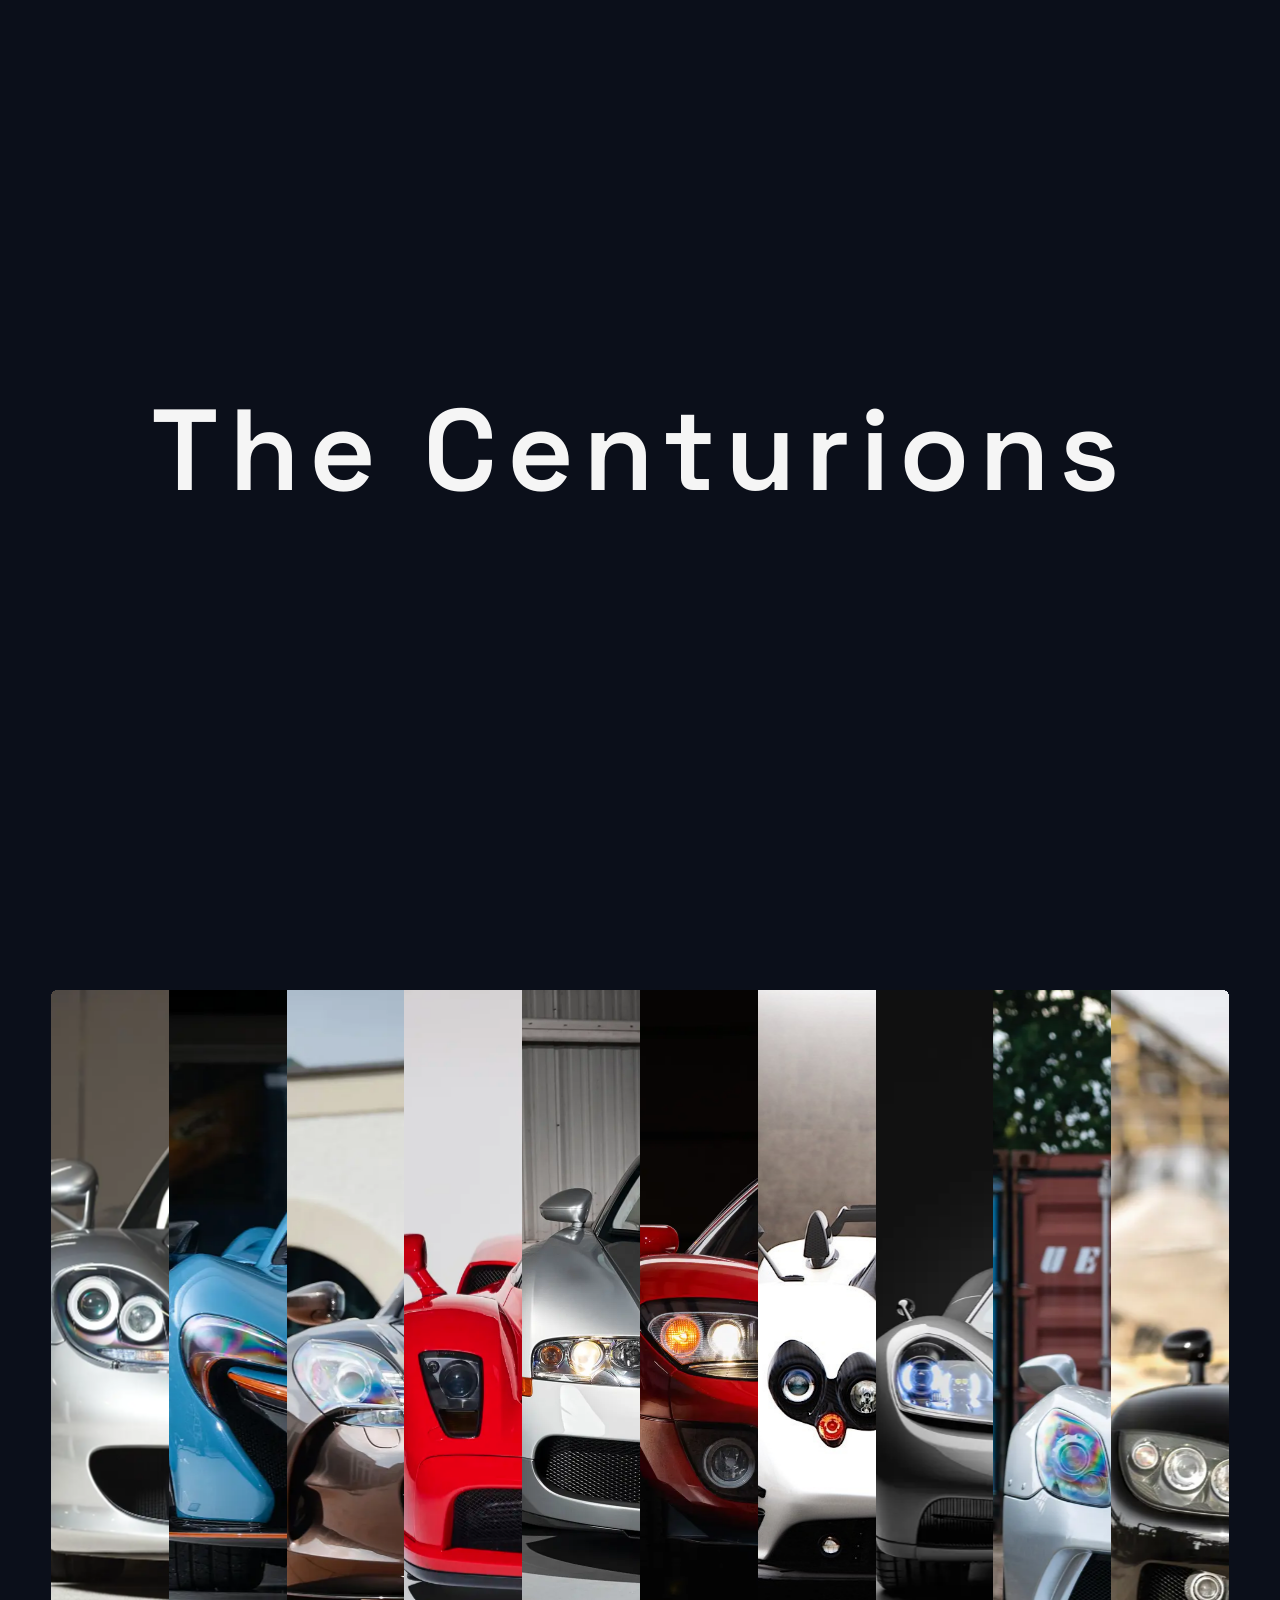
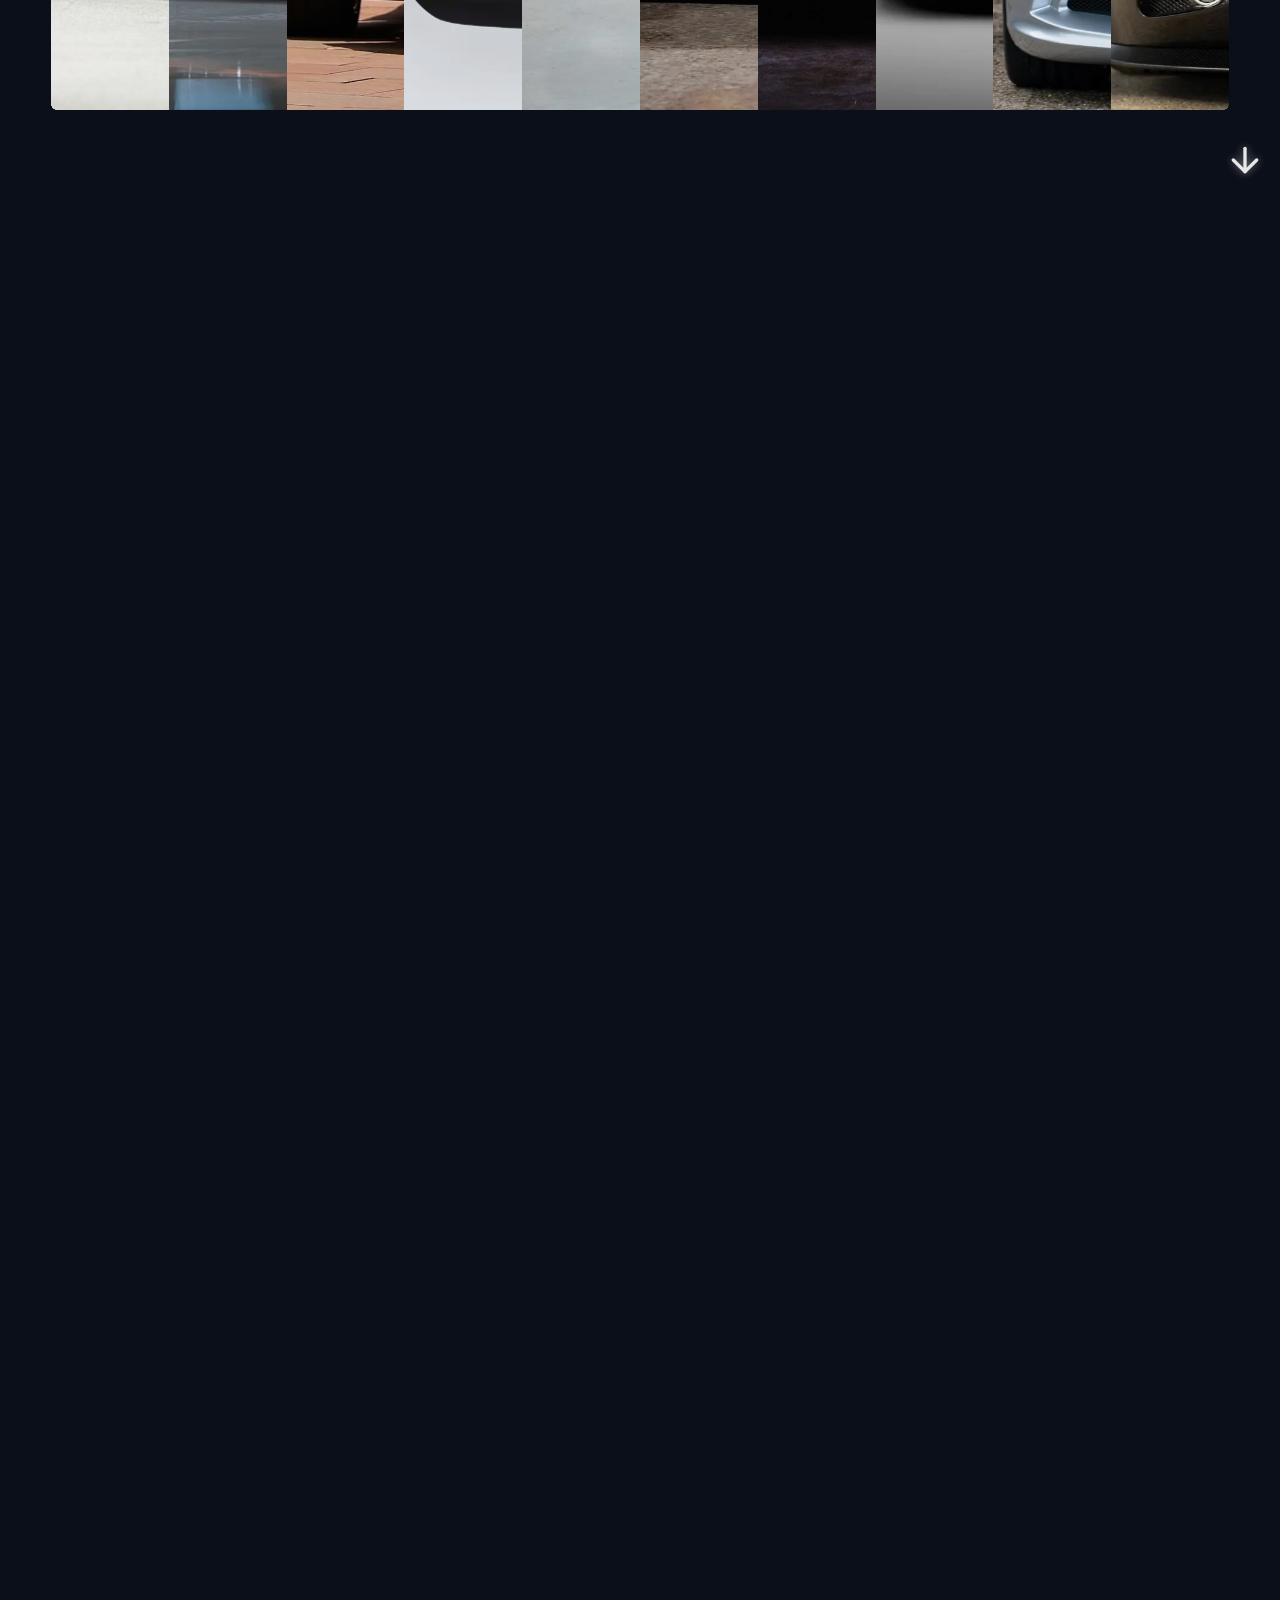
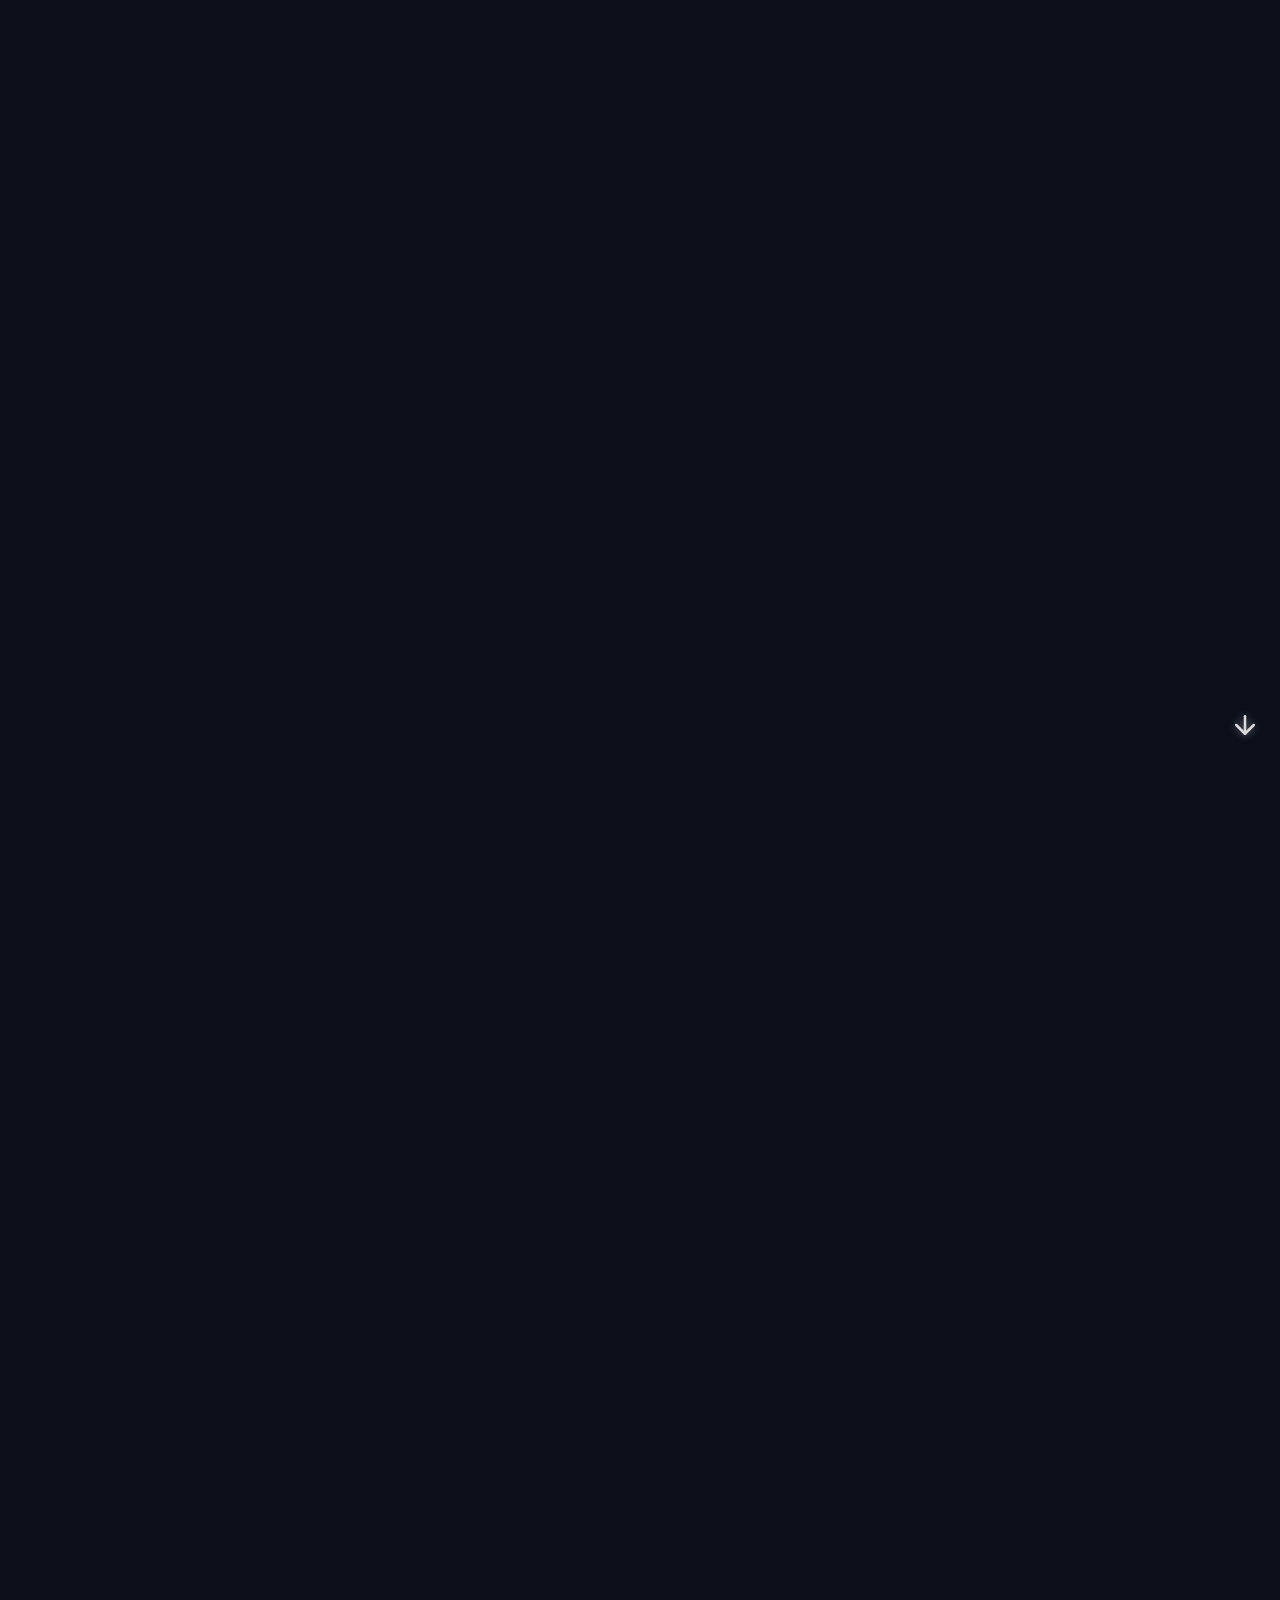
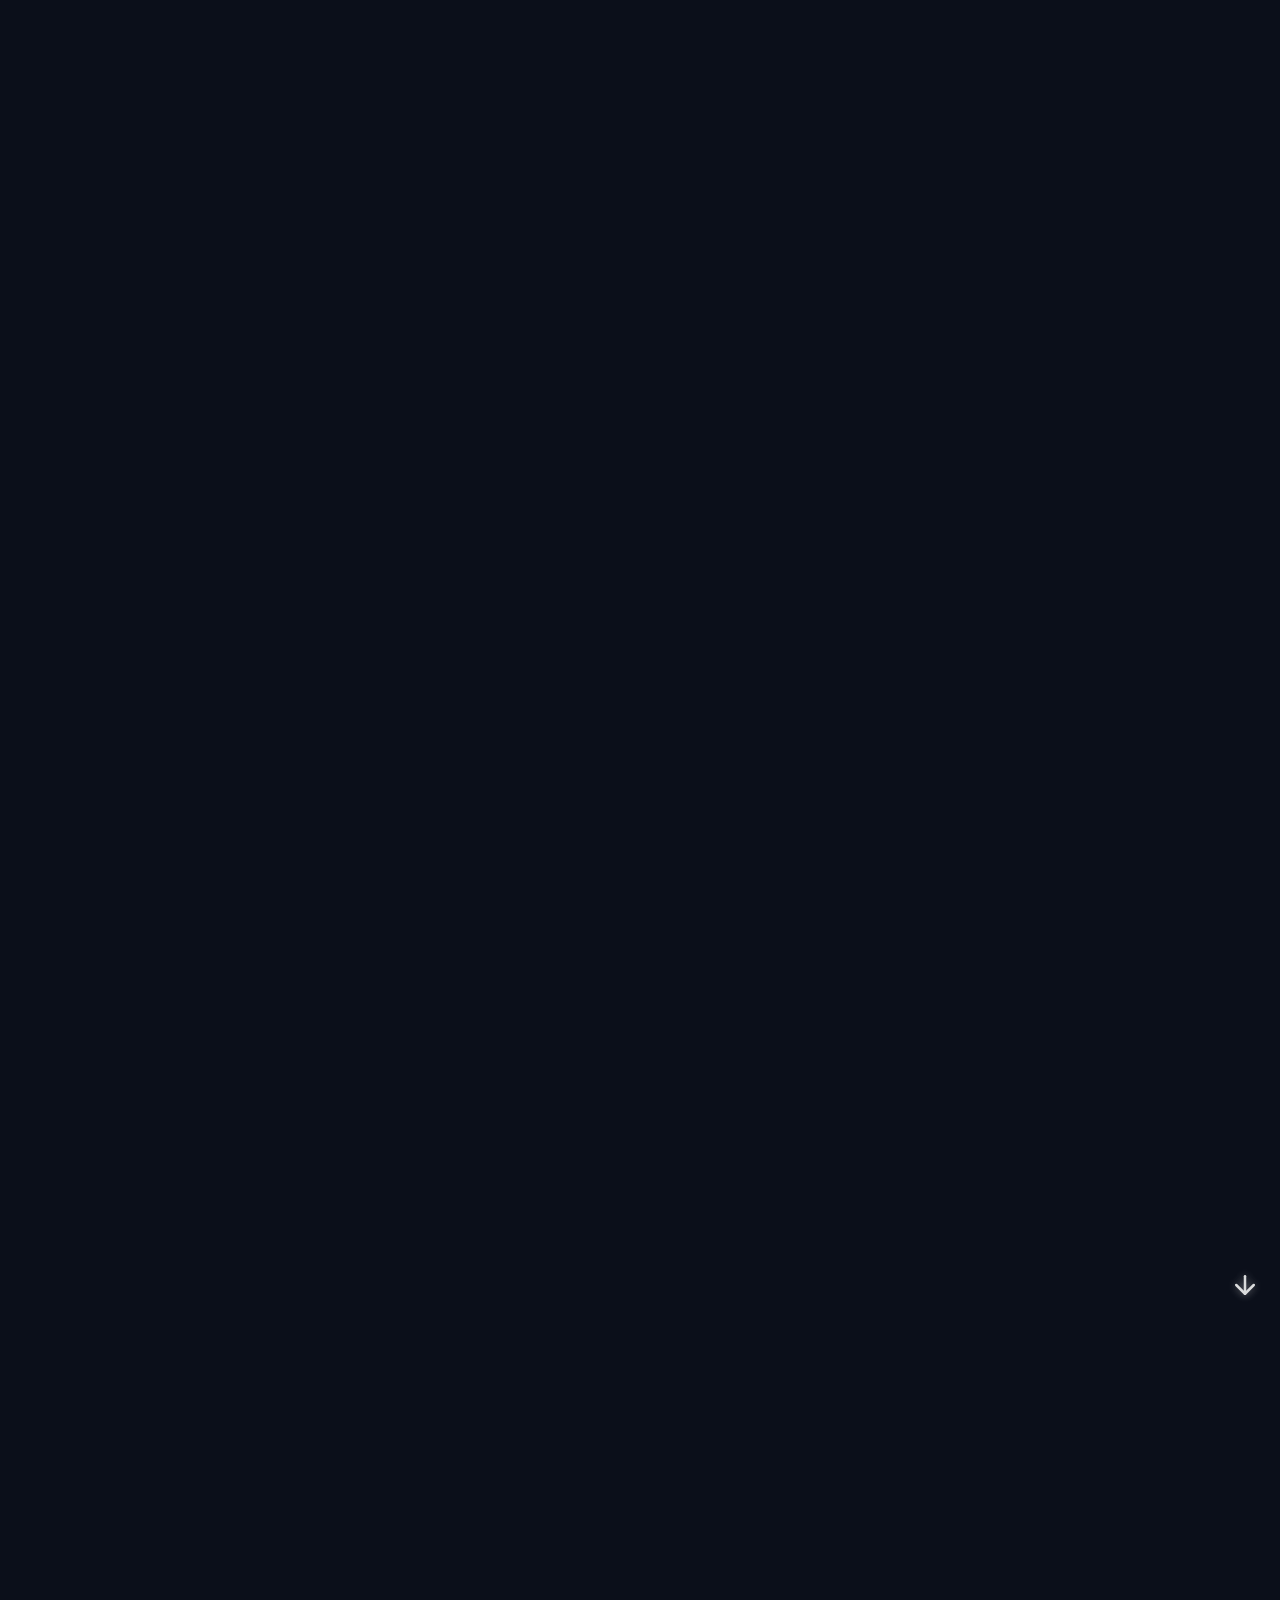
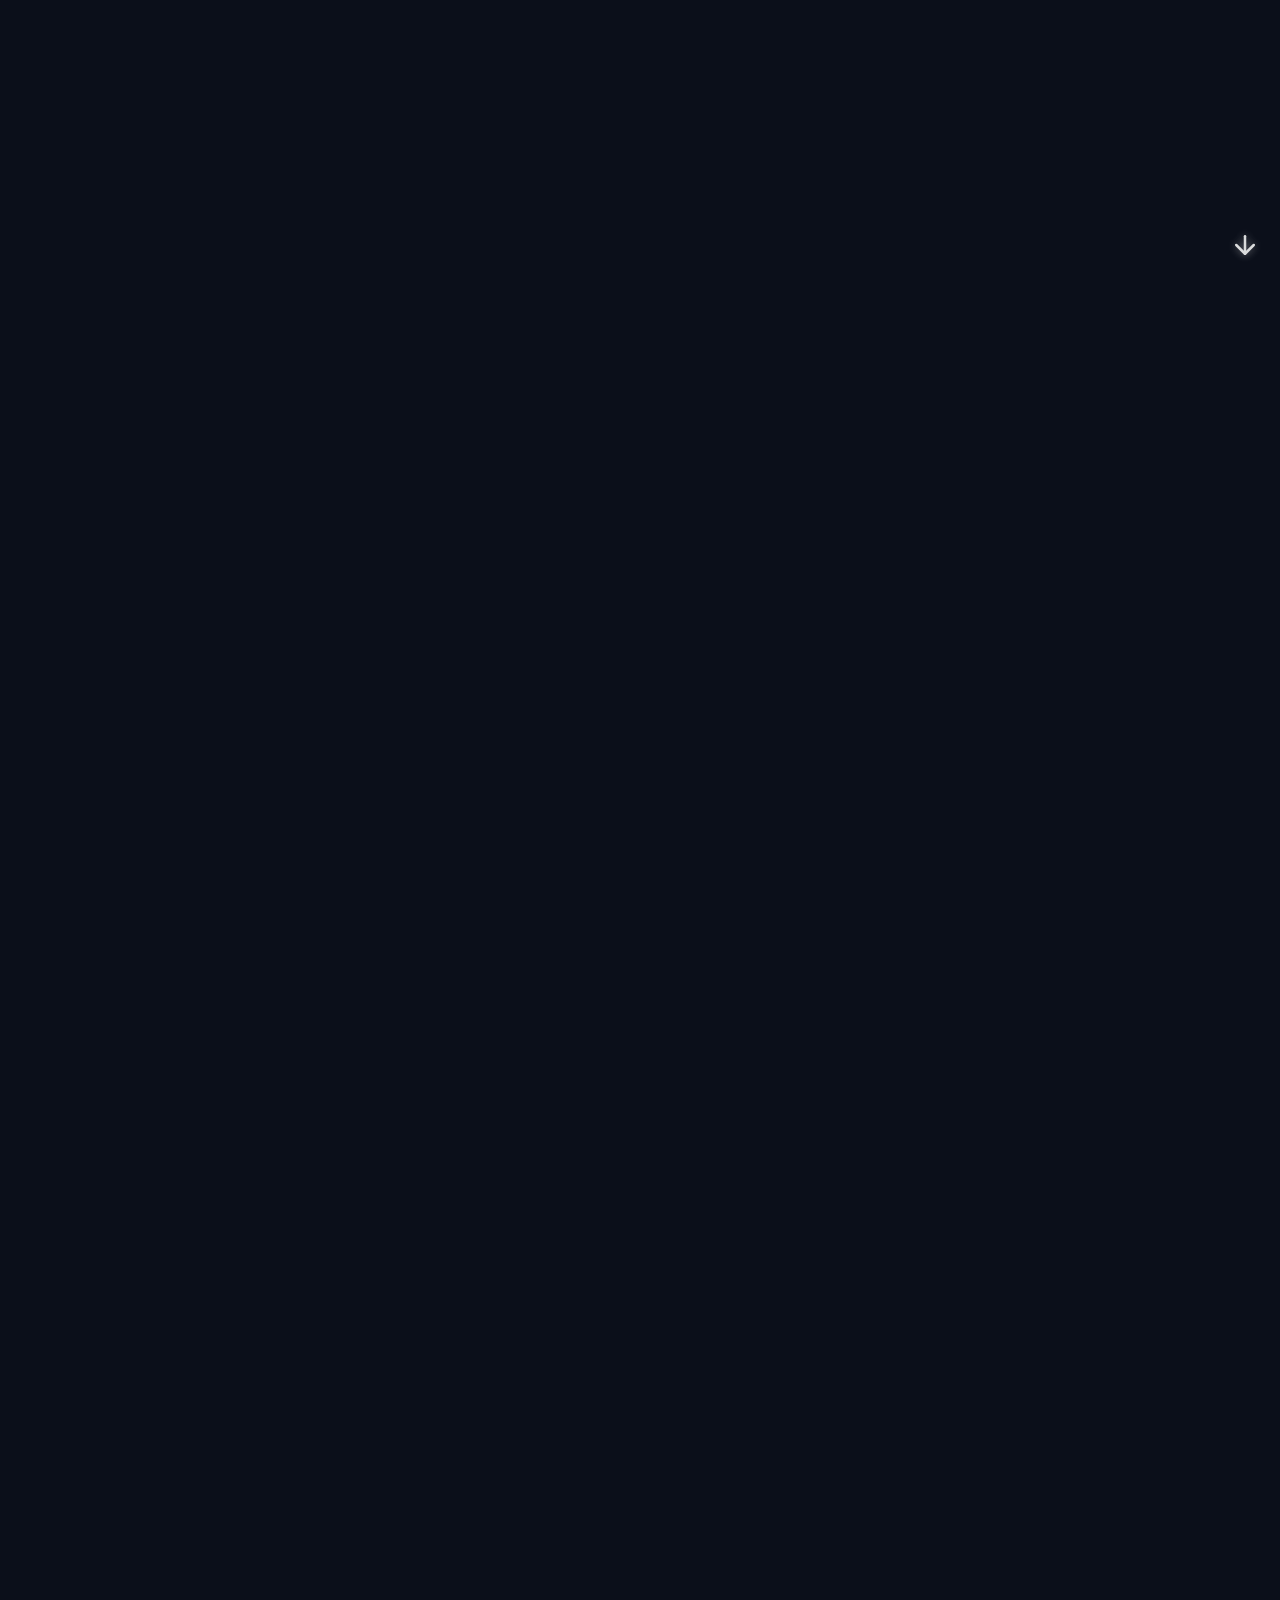
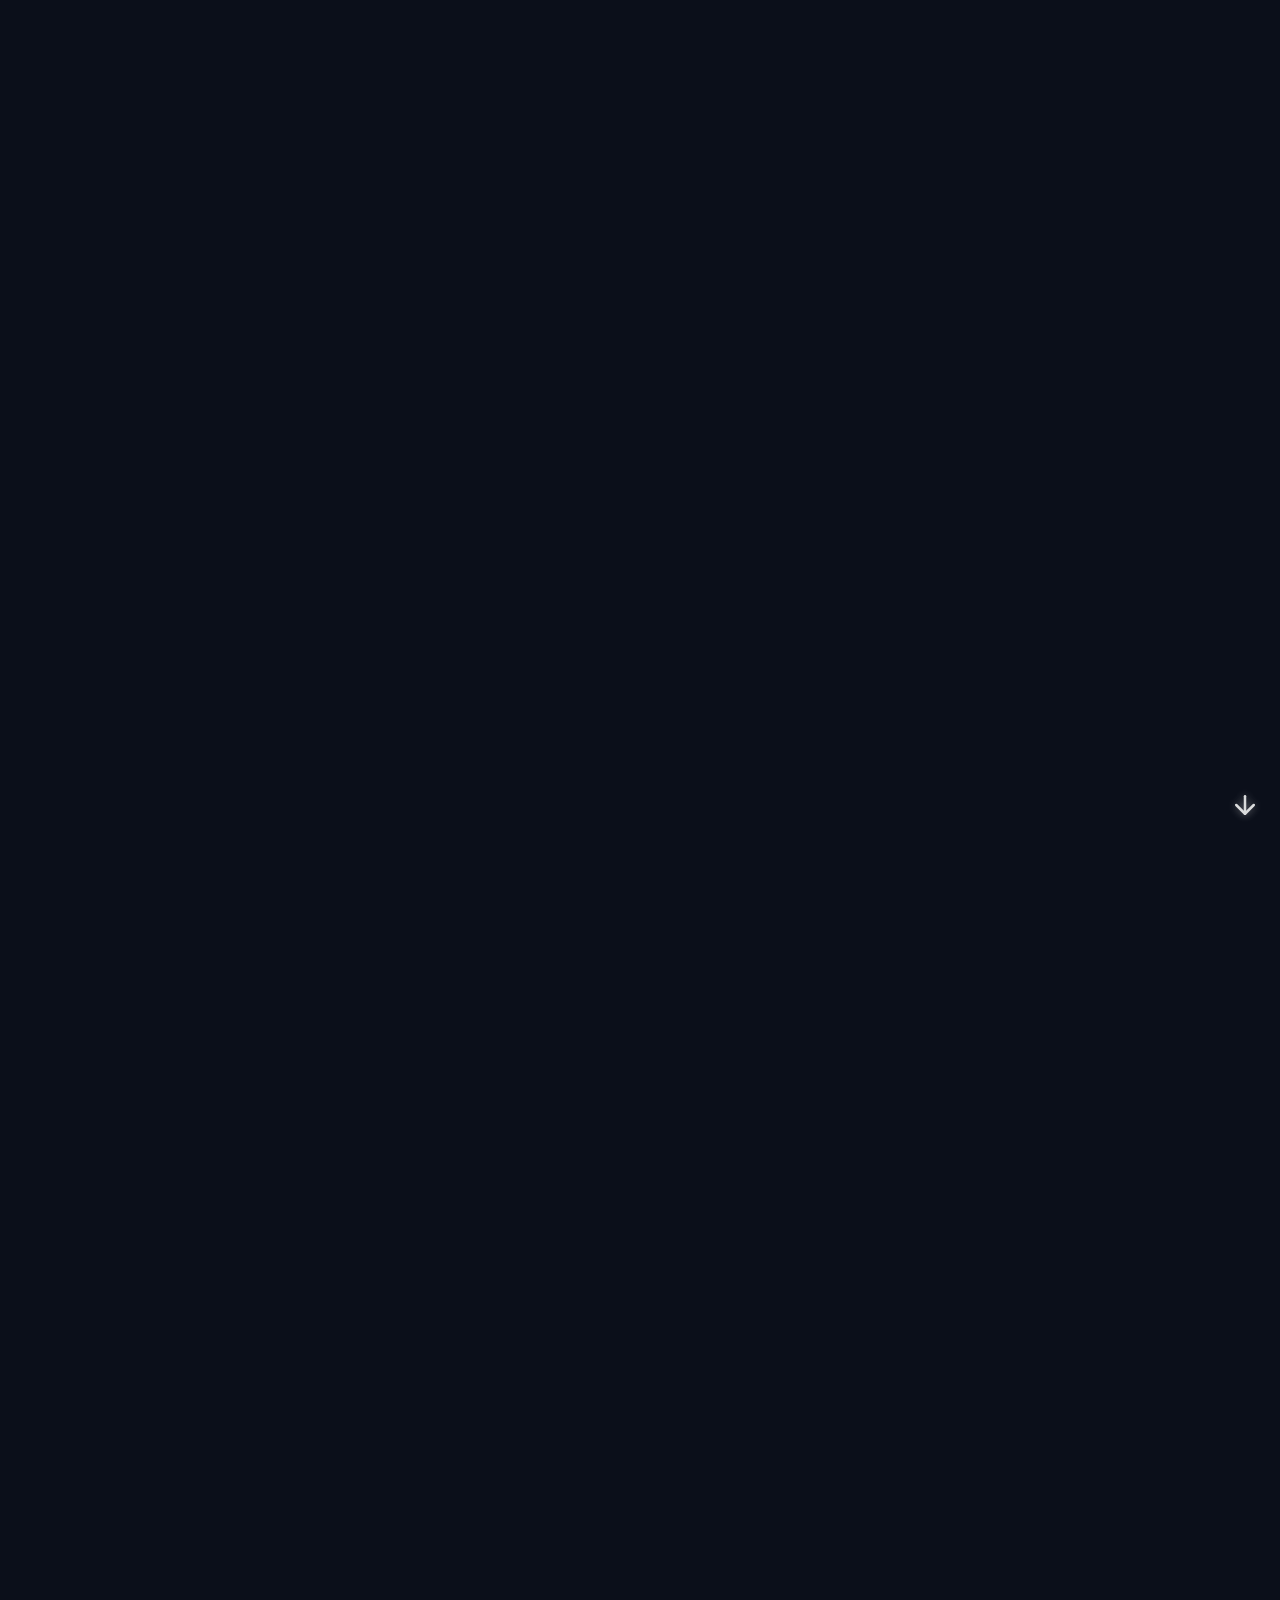
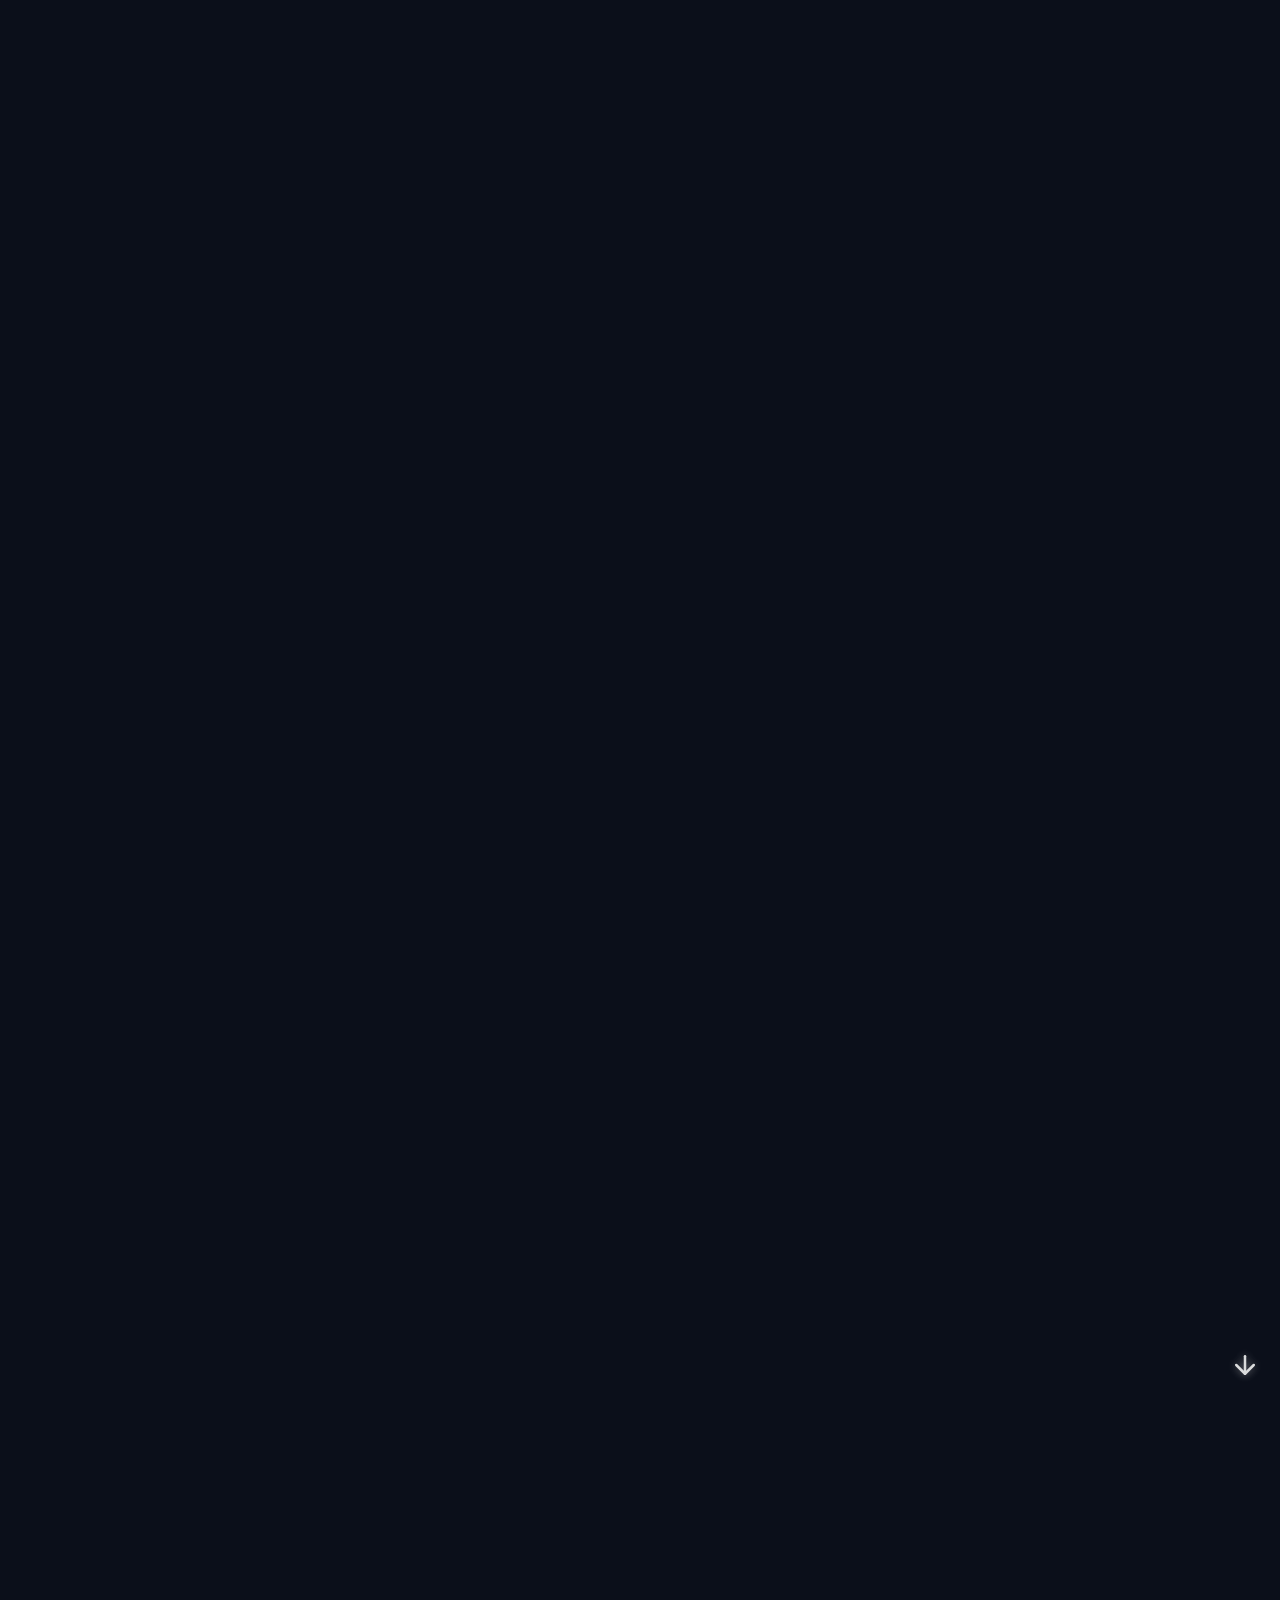
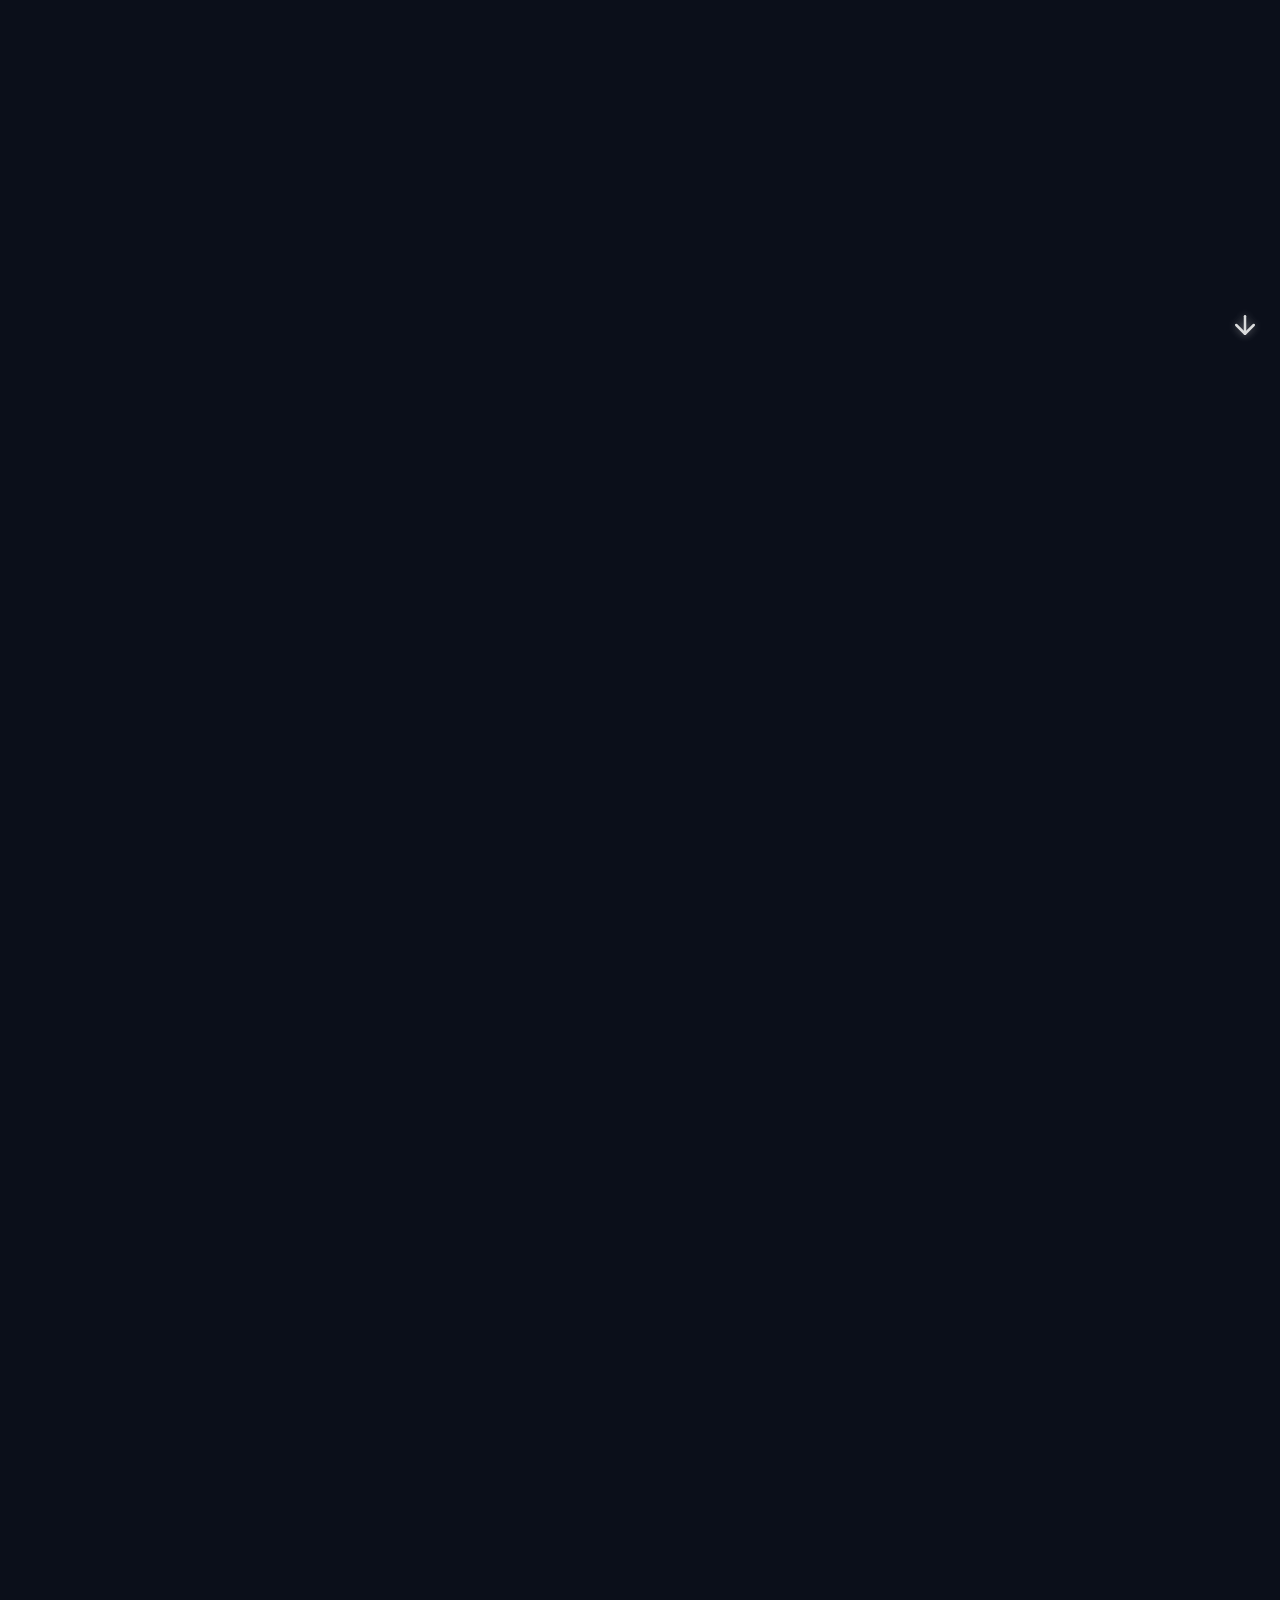
<file: index.html>
<!DOCTYPE html>
<html lang="en">
<head>
  <meta charset="UTF-8">
  <meta name="viewport" content="width=device-width, initial-scale=1.0">
  <title>The Centurions</title>

  <link rel="stylesheet" href="style.css">
  <head>
  <link href="https://fonts.googleapis.com/css2?family=Space+Grotesk:wght@400;600&display=swap" rel="stylesheet">
</head>

</head>

<body>

<section id="intro">
  <h1 class="intro-title">The Centurions</h1>
</section>


<header class="hero" id="hero">

    <div class="hero-inner">

      <div class="slit-container" >

        <div class="slit" id="CGT" data-target="transition-cgt">

          <div class="slit-inner">

            <img class="front" src="assets/images/CGT/front.webp" alt="CGT front">

            <img class="rear" src="assets/images/CGT/back.webp" alt="CGT rear">

          </div>

        </div>

        <div class="slit" id="P1" data-target="transition-p1">

          <div class="slit-inner">

            <img class="front" src="assets/images/P1/front.webp" alt="P1 front">

            <img class="rear" src="assets/images/P1/back.webp" alt="P1 rear">

          </div>

        </div>

        <div class="slit" id="ONE77" data-target="transition-one77">

          <div class="slit-inner">

            <img class="front" src="assets/images/ONE77/front.webp" alt="ONE77 front">

            <img class="rear" src="assets/images/ONE77/back.webp" alt="ONE77 rear">

          </div>

        </div>

        
        <div class="slit" id="Enzo" data-target="transition-enzo">

          <div class="slit-inner">

            <img class="front" src="assets/images/Enzo/front.webp" alt="Enzo front">

            <img class="rear" src="assets/images/Enzo/back.webp" alt="Enzo rear">

          </div>

        </div>

        <div class="slit" id="Veyron" data-target="transition-veyron">

          <div class="slit-inner">

            <img class="front" src="assets/images/Veyron/front.webp" alt="Veyron front">

            <img class="rear" src="assets/images/Veyron/back.webp" alt="Veyron rear">

          </div>

        </div>

        <div class="slit" id="GT" data-target="transition-gt">

          <div class="slit-inner">

            <img class="front" src="assets/images/GT/front.webp" alt="GT front">

            <img class="rear" src="assets/images/GT/rear.webp" alt="GT rear">

          </div>

        </div>

        <div class="slit" id="Cinque" data-target="transition-cinque">

          <div class="slit-inner">

            <img class="front" src="assets/images/Cinque/front.jpg" alt="Cinque front">

            <img class="rear" src="assets/images/Cinque/rear.jpg" alt="Cinque rear">

          </div>

        </div>

        <div class="slit" id="T50" data-target="transition-t50">

          <div class="slit-inner">

            <img class="front" src="assets/images/T50/front.webp" alt="T50 front">

            <img class="rear" src="assets/images/T50/back.webp" alt="T50 rear">

          </div>

        </div>

        <div class="slit" id="SLR" data-target="transition-slr">

          <div class="slit-inner">

            <img class="front" src="assets/images/SLR/front.webp" alt="SLR front">

            <img class="rear" src="assets/images/SLR/back.webp" alt="SLR rear">

          </div>

        </div>

        <div class="slit" id="CCXR" data-target="transition-ccxr">

          <div class="slit-inner">

            <img class="front" src="assets/images/CCXR/front.webp" alt="CCXR front">

            <img class="rear" src="assets/images/CCXR/back.webp" alt="CCXR rear">

          </div>

        </div>

      </div>

    </div>
  
  <button class="next-car" data-target="transition-cgt" aria-label="Go to first car">
    <svg width="40" height="40" viewBox="0 0 24 24" fill="none" stroke="white" stroke-width="2" stroke-linecap="round" stroke-linejoin="round">
      <line x1="12" y1="5" x2="12" y2="19"></line>
      <polyline points="19 12 12 19 5 12"></polyline>
    </svg>
  </button>

</header>

<main>

  <section class="spacer"></section>

  <section class="car-transition" id="transition-cgt">
    <h2 class="catchphrase">Analog Fury.</h2>
    <audio class="rev-sound" src="assets/audio/CGTREV.wav"></audio>
  </section>

  <section class="spacer"></section>

  <section class="car-card">
    <div class="car-image-container">
      <img src="assets/images/CGT/card.webp" alt="Porsche Carrera GT">
      <h2 class="car-name">Porsche Carrera GT</h2>
      <a href="cars/CGT.html" class="explore-btn">Explore</a>
    </div>

    <button class="next-car" data-target="transition-p1" aria-label="Next car">
      <svg width="30" height="30" viewBox="0 0 24 24" fill="none" stroke="white" stroke-width="2" stroke-linecap="round" stroke-linejoin="round">
        <line x1="12" y1="5" x2="12" y2="19"></line>
        <polyline points="19 12 12 19 5 12"></polyline>
      </svg>
    </button>
  </section>

  <section class="spacer"></section>

  <section class="car-transition" id="transition-p1">
    <h2 class="catchphrase">Hybrid Weapon.</h2>
    <audio class="rev-sound" src="assets/audio/P1REV.wav"></audio>
  </section>

  <section class="spacer"></section>

  <section class="car-card">
    <div class="car-image-container">
      <img src="assets/images/P1/card.webp" alt="McLaren P1">
      <h2 class="car-name">McLaren P1</h2>
      <a href="cars/P1.html" class="explore-btn">Explore</a>
    </div>

    <button class="next-car" data-target="transition-one77" aria-label="Next car">
      <svg width="30" height="30" viewBox="0 0 24 24" fill="none" stroke="white" stroke-width="2" stroke-linecap="round" stroke-linejoin="round">
        <line x1="12" y1="5" x2="12" y2="19"></line>
        <polyline points="19 12 12 19 5 12"></polyline>
      </svg>
    </button>
  </section>

  <section class="spacer"></section>

  <section class="car-transition" id="transition-one77">
    <h2 class="catchphrase">Revolutionary Class.</h2>
    <audio class="rev-sound" src="assets/audio/ONE77REV.wav"></audio>
  </section>

  <section class="spacer"></section>

  <section class="car-card">
    <div class="car-image-container">
      <img src="assets/images/ONE77/card.webp" alt="Aston Martin ONE77">
      <h2 class="car-name">Aston Martin One-77</h2>
      <a href="cars/ONE77.html" class="explore-btn">Explore</a>
    </div>

    <button class="next-car" data-target="transition-enzo" aria-label="Next car">
      <svg width="30" height="30" viewBox="0 0 24 24" fill="none" stroke="white" stroke-width="2" stroke-linecap="round" stroke-linejoin="round">
        <line x1="12" y1="5" x2="12" y2="19"></line>
        <polyline points="19 12 12 19 5 12"></polyline>
      </svg>
    </button>
  </section>

  <section class="spacer"></section>

  <section class="car-transition" id="transition-enzo">
    <h2 class="catchphrase">Raw Technology.</h2>
    <audio class="rev-sound" src="assets/audio/EnzoREV.wav"></audio>
  </section>

  <section class="spacer"></section>

  <section class="car-card">
    <div class="car-image-container">
      <img src="assets/images/Enzo/card.webp" alt="Ferrari Enzo">
      <h2 class="car-name">Ferrari Enzo</h2>
      <a href="cars/Enzo.html" class="explore-btn">Explore</a>
    </div>

    <button class="next-car" data-target="transition-veyron" aria-label="Next car">
      <svg width="30" height="30" viewBox="0 0 24 24" fill="none" stroke="white" stroke-width="2" stroke-linecap="round" stroke-linejoin="round">
        <line x1="12" y1="5" x2="12" y2="19"></line>
        <polyline points="19 12 12 19 5 12"></polyline>
      </svg>
    </button>
  </section>

  <section class="spacer"></section>

  <section class="car-transition" id="transition-veyron">
    <h2 class="catchphrase">Extraordinary Power.</h2>
    <audio class="rev-sound" src="assets/audio/VeyronREV.wav"></audio>
  </section>

  <section class="spacer"></section>

  <section class="car-card">
    <div class="car-image-container">
      <img src="assets/images/Veyron/card.webp" alt="Bugatti Veyron">
      <h2 class="car-name">Bugatti Veyron</h2>
      <a href="cars/Veyron.html" class="explore-btn">Explore</a>
    </div>

    <button class="next-car" data-target="transition-gt" aria-label="Next car">
      <svg width="30" height="30" viewBox="0 0 24 24" fill="none" stroke="white" stroke-width="2" stroke-linecap="round" stroke-linejoin="round">
        <line x1="12" y1="5" x2="12" y2="19"></line>
        <polyline points="19 12 12 19 5 12"></polyline>
      </svg>
    </button>
  </section>

  <section class="spacer"></section>

  <section class="car-transition" id="transition-gt">
    <h2 class="catchphrase">Retro Futurism.</h2>
    <audio class="rev-sound" src="assets/audio/GTREV.wav"></audio>
  </section>

  <section class="spacer"></section>

  <section class="car-card">
    <div class="car-image-container">
      <img src="assets/images/GT/card.webp" alt="Ford GT">
      <h2 class="car-name">Ford GT</h2>
      <a href="cars/GT.html" class="explore-btn">Explore</a>
    </div>

    <button class="next-car" data-target="transition-cinque" aria-label="Next car">
      <svg width="30" height="30" viewBox="0 0 24 24" fill="none" stroke="white" stroke-width="2" stroke-linecap="round" stroke-linejoin="round">
        <line x1="12" y1="5" x2="12" y2="19"></line>
        <polyline points="19 12 12 19 5 12"></polyline>
      </svg>
    </button>
  </section>

  <section class="spacer"></section>

  <section class="car-transition" id="transition-cinque">
    <h2 class="catchphrase">Aggressive Elegance.</h2>
    <audio class="rev-sound" src="assets/audio/CinqueREV.wav"></audio>
  </section>

  <section class="spacer"></section>

  <section class="car-card">
    <div class="car-image-container">
      <img src="assets/images/Cinque/card.jpg" alt="Pagani Zonda Cinque">
      <h2 class="car-name">Pagani Zonda Cinque Roadster</h2>
      <a href="cars/Cinque.html" class="explore-btn">Explore</a>
    </div>

    <button class="next-car" data-target="transition-t50" aria-label="Next car">
      <svg width="30" height="30" viewBox="0 0 24 24" fill="none" stroke="white" stroke-width="2" stroke-linecap="round" stroke-linejoin="round">
        <line x1="12" y1="5" x2="12" y2="19"></line>
        <polyline points="19 12 12 19 5 12"></polyline>
      </svg>
    </button>
  </section>

  <section class="spacer"></section>

  <section class="car-transition" id="transition-t50">
    <h2 class="catchphrase">Legend Reimagined.</h2>
    <audio class="rev-sound" src="assets/audio/T50REV.wav"></audio>
  </section>

  <section class="spacer"></section>

  <section class="car-card">
    <div class="car-image-container">
      <img src="assets/images/T50/card.webp" alt="GMA T50">
      <h2 class="car-name">Gordon Murray Automotive T.50</h2>
      <a href="cars/T50.html" class="explore-btn">Explore</a>
    </div>

    <button class="next-car" data-target="transition-slr" aria-label="Next car">
      <svg width="30" height="30" viewBox="0 0 24 24" fill="none" stroke="white" stroke-width="2" stroke-linecap="round" stroke-linejoin="round">
        <line x1="12" y1="5" x2="12" y2="19"></line>
        <polyline points="19 12 12 19 5 12"></polyline>
      </svg>
    </button>
  </section>

  <section class="spacer"></section>

  <section class="car-transition" id="transition-slr">
    <h2 class="catchphrase">Redefining Borders.</h2>
    <audio class="rev-sound" src="assets/audio/SLRREV.wav"></audio>
  </section>

  <section class="spacer"></section>

  <section class="car-card">
    <div class="car-image-container">
      <img src="assets/images/SLR/card.webp" alt="Mercedes SLR">
      <h2 class="car-name">Mercedes-Benz SLR McLaren Stirling Moss</h2>
      <a href="cars/SLR.html" class="explore-btn">Explore</a>
    </div>

    <button class="next-car" data-target="transition-ccxr" aria-label="Next car">
      <svg width="30" height="30" viewBox="0 0 24 24" fill="none" stroke="white" stroke-width="2" stroke-linecap="round" stroke-linejoin="round">
        <line x1="12" y1="5" x2="12" y2="19"></line>
        <polyline points="19 12 12 19 5 12"></polyline>
      </svg>
    </button>
  </section>

  <section class="spacer"></section>

  <section class="car-transition" id="transition-ccxr">
    <h2 class="catchphrase">Trend Setter.</h2>
    <audio class="rev-sound" src="assets/audio/CCXRREV.wav"></audio>
  </section>

  <section class="spacer"></section>

  <section class="car-card">
    <div class="car-image-container">
      <img src="assets/images/CCXR/card.webp" alt="Koenigsegg CCXR">
      <h2 class="car-name">Koenigsegg CCXR</h2>
      <a href="cars/CCXR.html" class="explore-btn">Explore</a>
    </div>
  </section>

</main>

<section class="spacer"></section>

<section class="spacer"></section>

<section class="brands-section">

  <div class="brands-grid">

    <img src="assets/images/Logos/porsche.svg" alt="Porsche">
    <img src="assets/images/Logos/mclaren.svg" alt="McLaren">
    <img src="assets/images/Logos/astonmartin.svg" alt="Aston Martin">
    <img src="assets/images/Logos/ferrari.svg" alt="Ferrari">
    <img src="assets/images/Logos/bugatti.svg" alt="Bugatti">

    <img src="assets/images/Logos/ford.svg" alt="Ford">
    <img src="assets/images/Logos/pagani.svg" alt="Pagani">
    <img src="assets/images/Logos/gordon-murray-automotive-logo-wide.svg" alt="Gordon Murray Automotive">
    <img src="assets/images/Logos/mercedes-benz-alt-svgrepo-com.svg" alt="Mercedes-Benz">
    <img src="assets/images/Logos/koenigsegg.svg" alt="Koenigsegg">

  </div>

</section>

<section class="spacer"></section>


<section class="end-message">
  <p>A passion project.</p>

  <a href="#hero" class="back-to-top">
    <svg width="32" height="32" viewBox="0 0 24 24" fill="none">
      <path d="M12 19V5M12 5L5 12M12 5L19 12"
        stroke="white"
        stroke-width="2"
        stroke-linecap="round"
        stroke-linejoin="round"/>
    </svg>
  </a>

</section>

  
  <script src="script.js"></script>
</body>
</html>
</file>
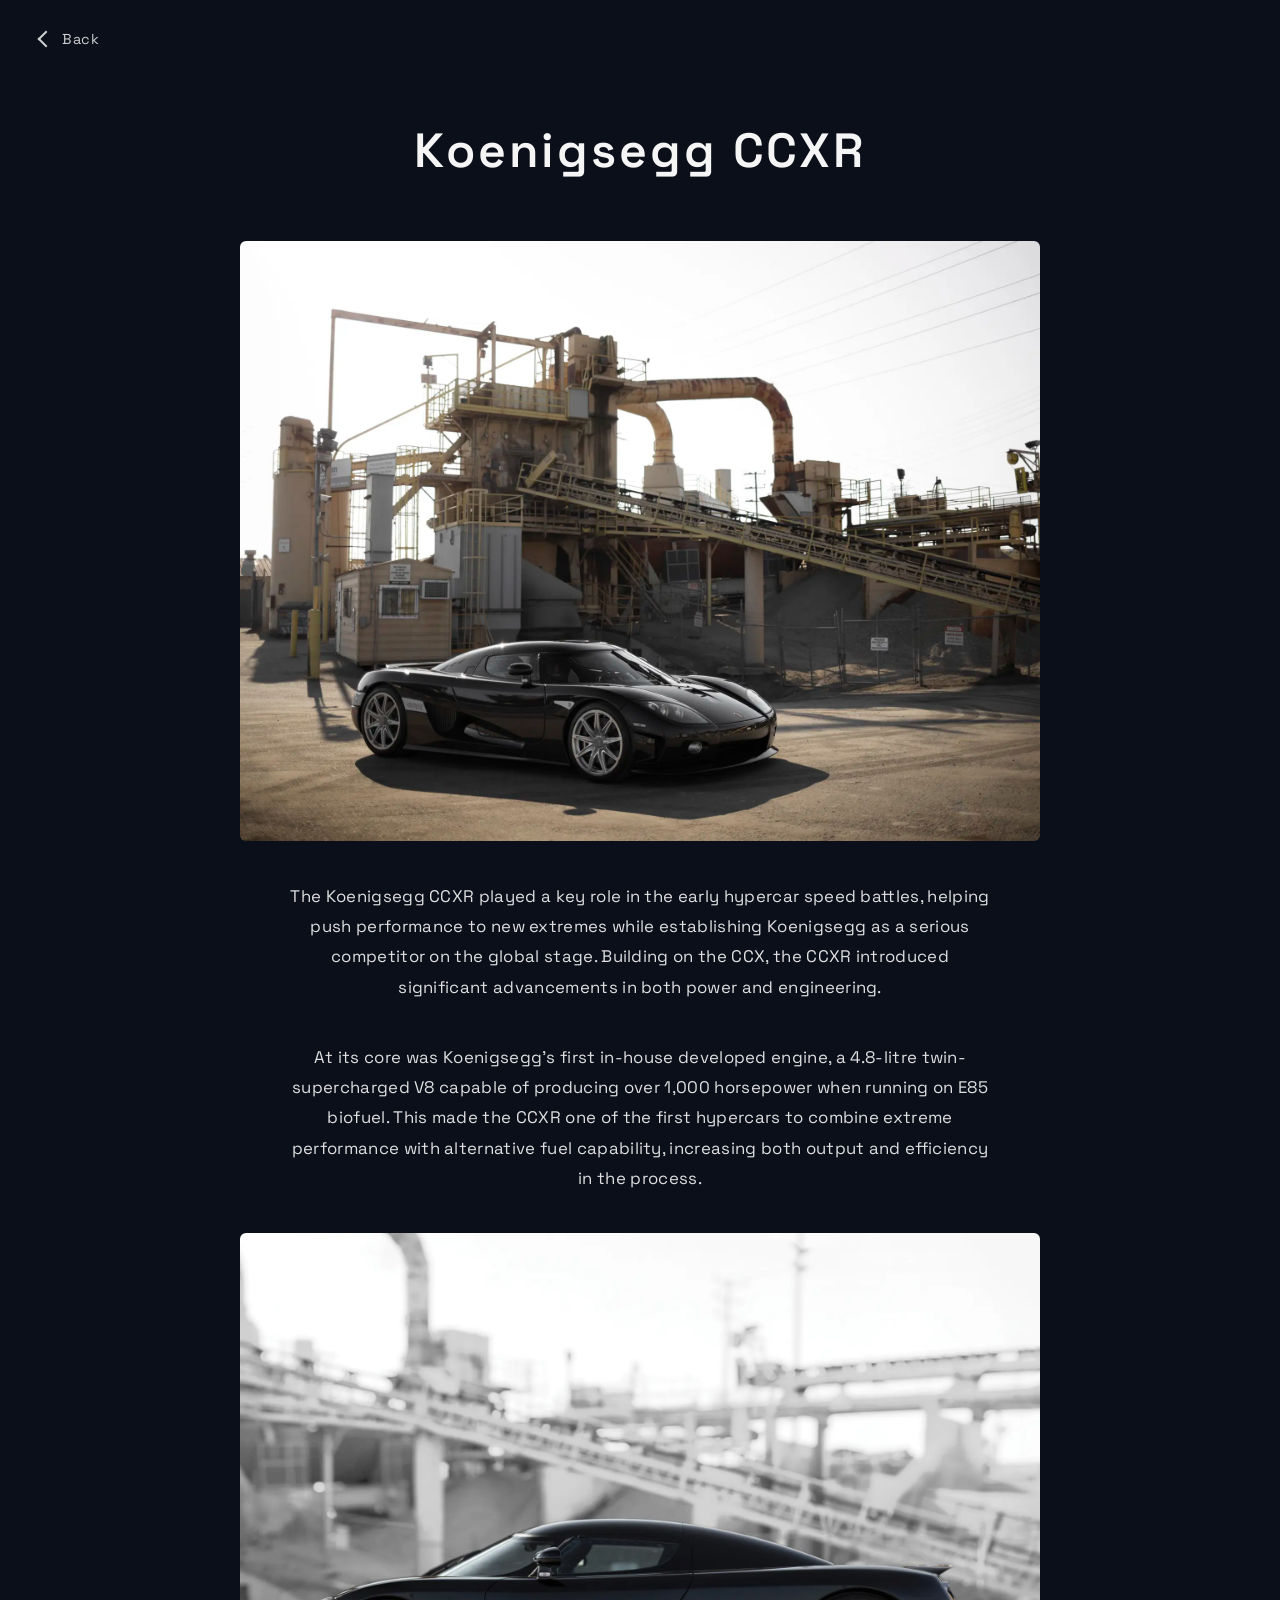
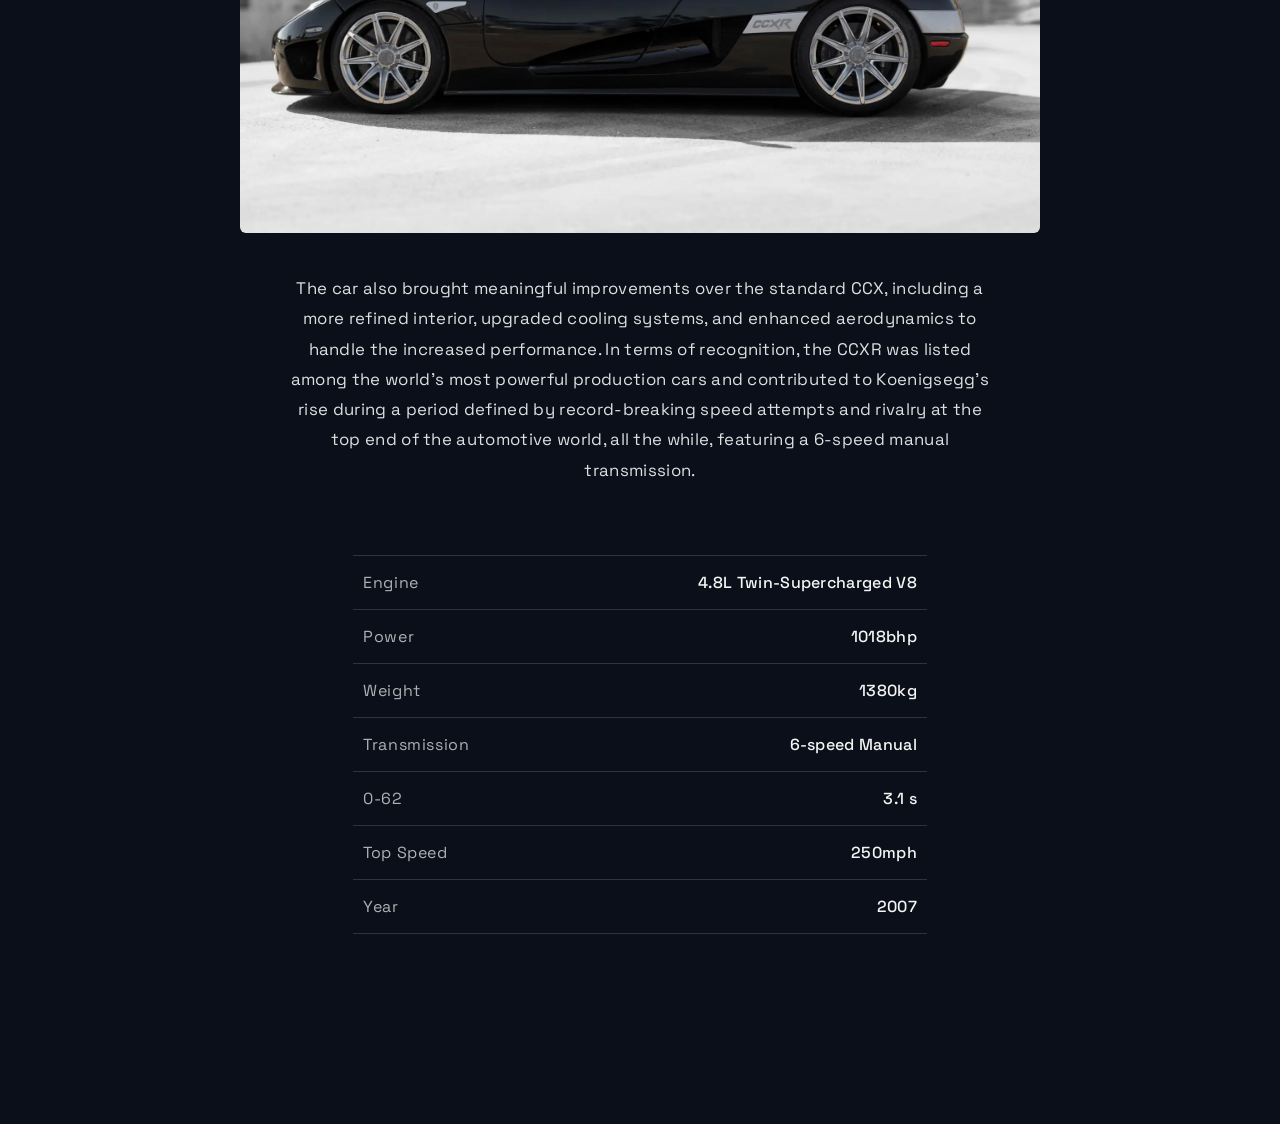
<file: cars/CCXR.html>
<!DOCTYPE html>
<html lang="en">

<head>

<meta charset="UTF-8">
<meta name="viewport" content="width=device-width, initial-scale=1">

<title>Koenigsegg CCXR</title>

<link href="https://fonts.googleapis.com/css2?family=Space+Grotesk:wght@400;600&display=swap" rel="stylesheet">

<link rel="stylesheet" href="../style.css">

</head>

<body class="car-body">

<a href="../index.html" class="back-btn">Back</a>

<section class="car-page">

<h1 class="car-title">Koenigsegg CCXR</h1>

<img class="car-img" src="../assets/images/CCXR/exp1.webp" alt="Koenigsegg CCXR">

<p class="car-text">
The Koenigsegg CCXR played a key role in the early hypercar speed battles, helping 
push performance to new extremes while establishing Koenigsegg as a serious competitor 
on the global stage. Building on the CCX, the CCXR introduced significant advancements 
in both power and engineering.
</p>

<p class="car-text">
At its core was Koenigsegg’s first in-house developed engine, a 4.8-litre twin-supercharged 
V8 capable of producing over 1,000 horsepower when running on E85 biofuel. This made the CCXR 
one of the first hypercars to combine extreme performance with alternative fuel capability, 
increasing both output and efficiency in the process.
</p>

<img class="car-img" src="../assets/images/CCXR/exp2.webp" alt="Koenigsegg CCXR re">

<p class="car-text">
The car also brought meaningful improvements over the standard CCX, including a more refined 
interior, upgraded cooling systems, and enhanced aerodynamics to handle the increased performance. 
In terms of recognition, the CCXR was listed among the world’s most powerful production cars and 
contributed to Koenigsegg’s rise during a period defined by record-breaking speed attempts and 
rivalry at the top end of the automotive world, all the while, featuring a 6-speed manual transmission.
</p>

<table class="spec-table">

<tr><td>Engine</td><td>4.8L Twin-Supercharged V8</td></tr>
<tr><td>Power</td><td>1018bhp</td></tr>
<tr><td>Weight</td><td>1380kg</td></tr>
<tr><td>Transmission</td><td>6-speed Manual</td></tr>
<tr><td>0-62</td><td>3.1 s</td></tr>
<tr><td>Top Speed</td><td>250mph</td></tr>
<tr><td>Year</td><td>2007</td></tr>

</table>

</section>

</body>
</html>
</file>
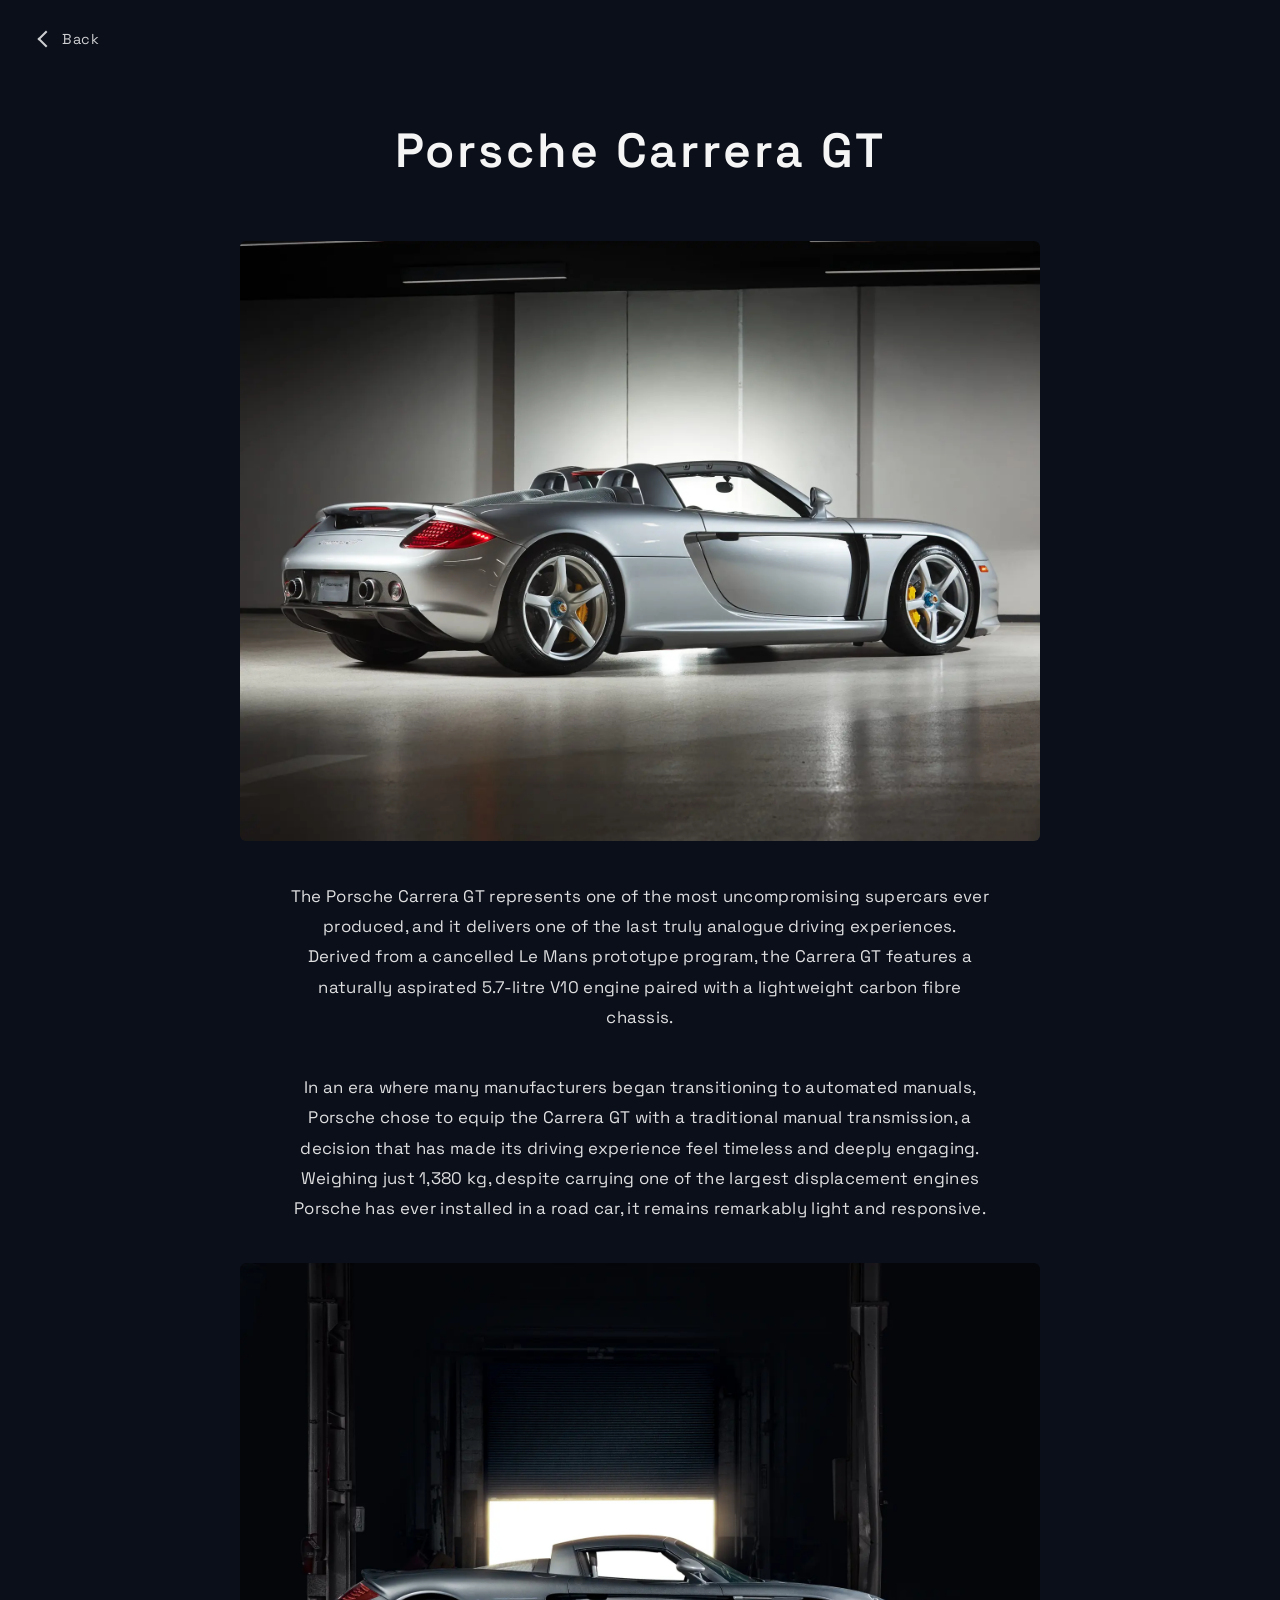
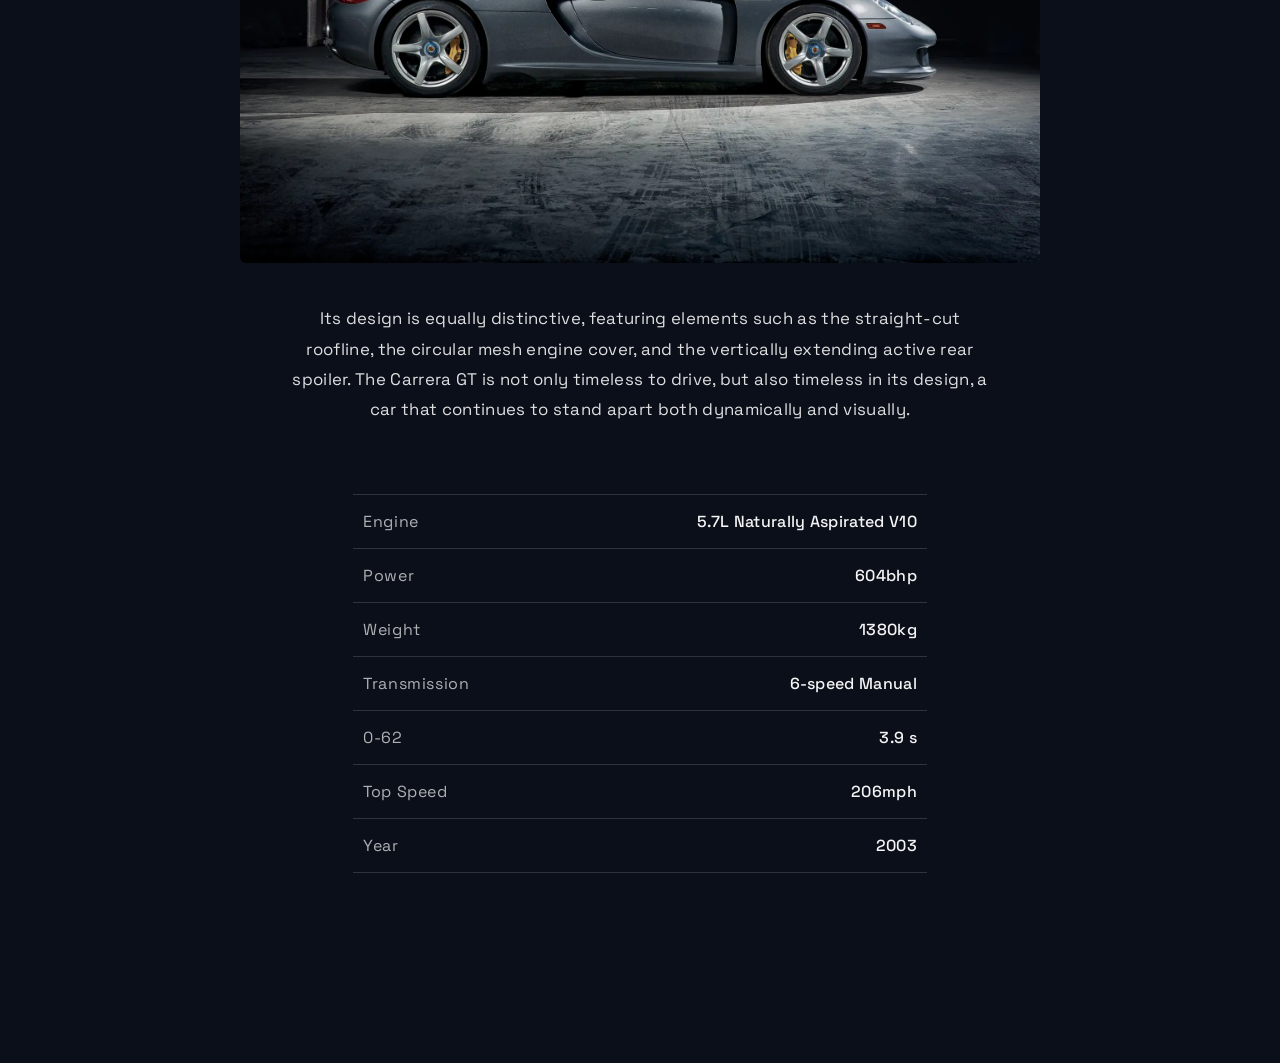
<file: cars/CGT.html>
<!DOCTYPE html>
<html lang="en">

<head>

<meta charset="UTF-8">
<meta name="viewport" content="width=device-width, initial-scale=1">

<title>Porsche Carrera GT</title>

<link href="https://fonts.googleapis.com/css2?family=Space+Grotesk:wght@400;600&display=swap" rel="stylesheet">

<link rel="stylesheet" href="../style.css">

</head>

<body class="car-body">

<a href="../index.html" class="back-btn">Back</a>

<section class="car-page">

<h1 class="car-title">Porsche Carrera GT</h1>

<img class="car-img" src="../assets/images/CGT/exp1.webp" alt="Carrera GT">

<p class="car-text">
The Porsche Carrera GT represents one of the most uncompromising supercars ever produced, 
and it delivers one of the last truly analogue driving experiences. Derived from a cancelled 
Le Mans prototype program, the Carrera GT features a naturally aspirated 5.7-litre V10 engine 
paired with a lightweight carbon fibre chassis.
</p>

<p class="car-text">
In an era where many manufacturers began transitioning to automated manuals, Porsche chose to 
equip the Carrera GT with a traditional manual transmission, a decision that has made its driving 
experience feel timeless and deeply engaging. Weighing just 1,380 kg, despite carrying one of the 
largest displacement engines Porsche has ever installed in a road car, it remains remarkably light 
and responsive.
</p>

<img class="car-img" src="../assets/images/CGT/exp2.webp" alt="Carrera GT rear">

<p class="car-text">
Its design is equally distinctive, featuring elements such as the straight-cut roofline, the circular 
mesh engine cover, and the vertically extending active rear spoiler. The Carrera GT is not only timeless 
to drive, but also timeless in its design, a car that continues to stand apart both dynamically and visually.
</p>

<table class="spec-table">

<tr><td>Engine</td><td>5.7L Naturally Aspirated V10</td></tr>
<tr><td>Power</td><td>604bhp</td></tr>
<tr><td>Weight</td><td>1380kg</td></tr>
<tr><td>Transmission</td><td>6-speed Manual</td></tr>
<tr><td>0-62</td><td>3.9 s</td></tr>
<tr><td>Top Speed</td><td>206mph</td></tr>
<tr><td>Year</td><td>2003</td></tr>

</table>

</section>

</body>
</html>
</file>
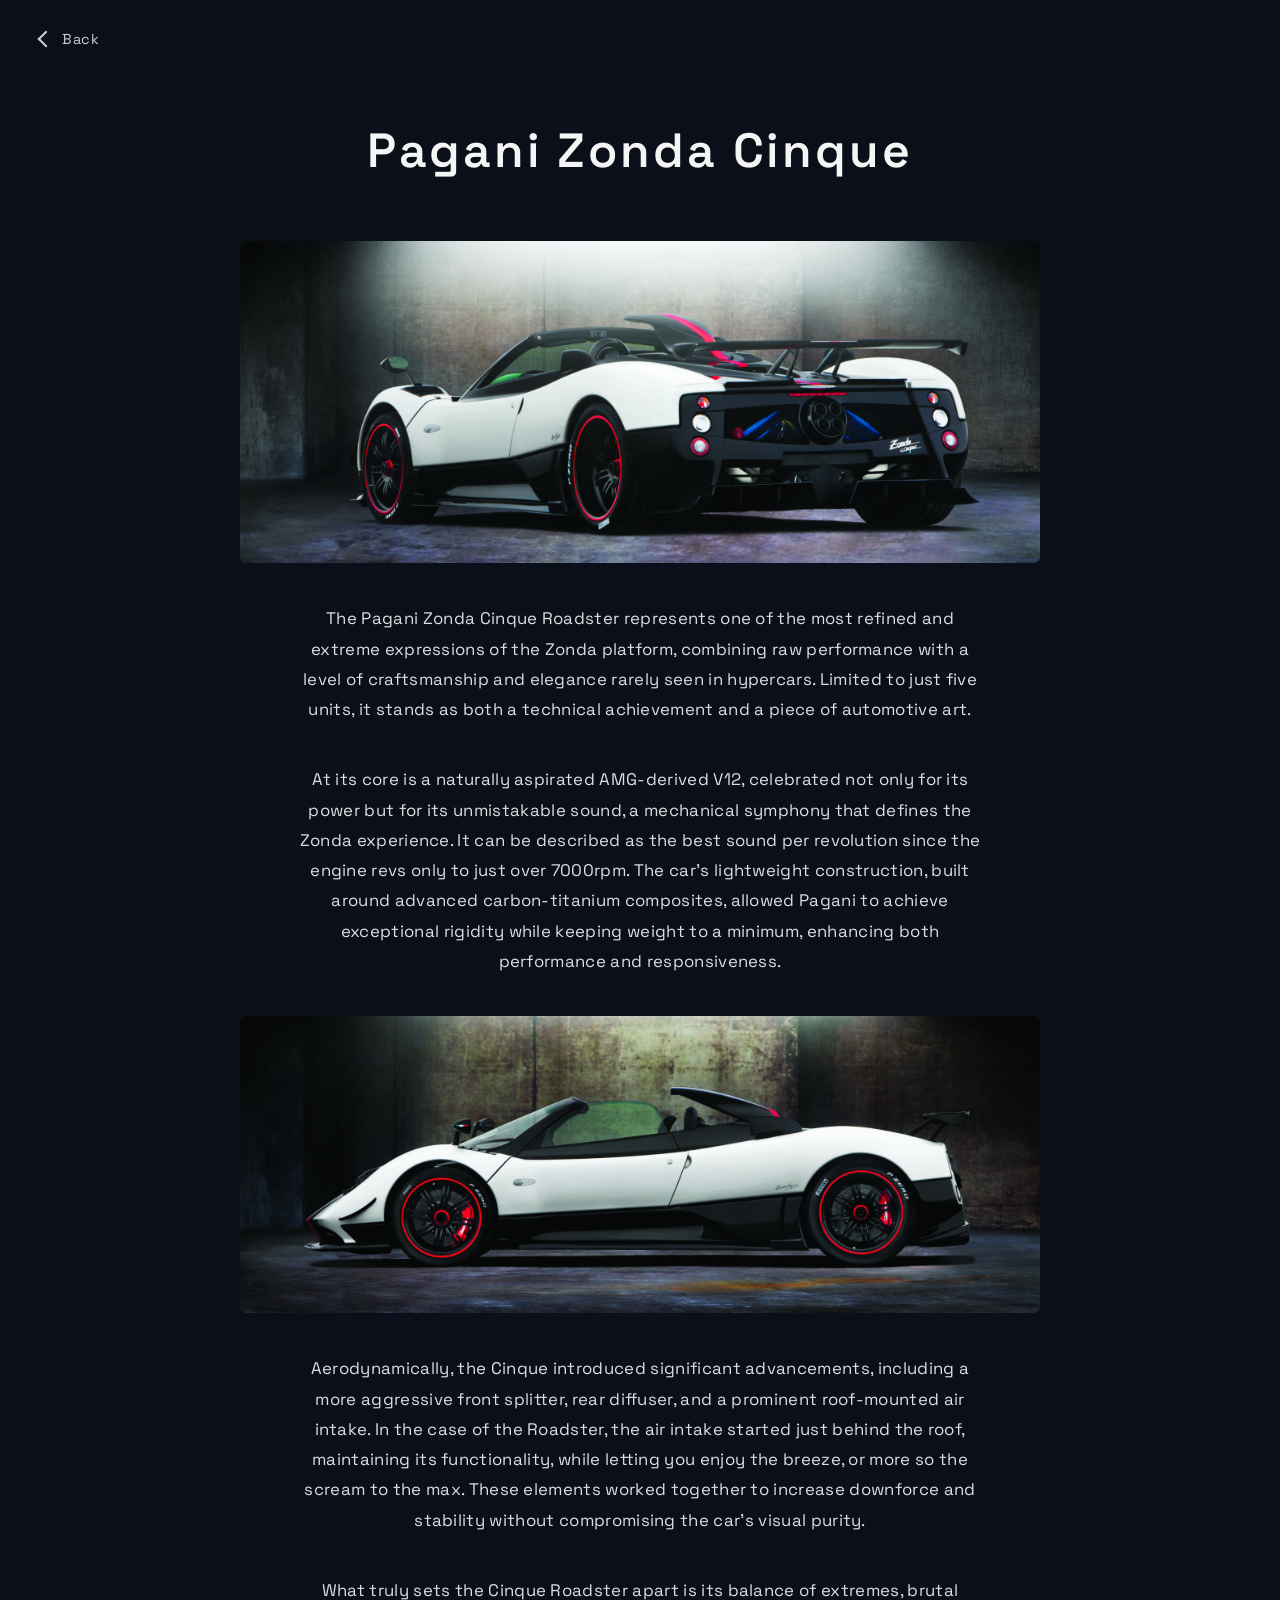
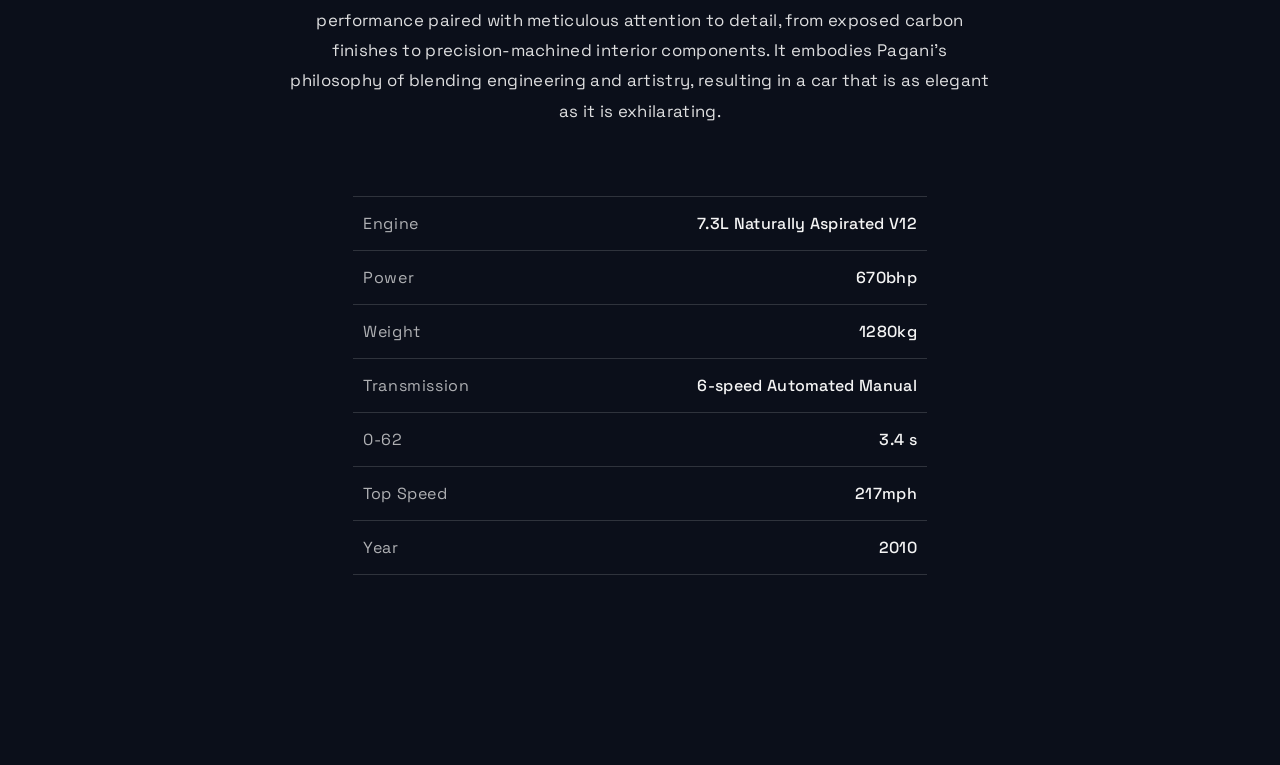
<file: cars/Cinque.html>
<!DOCTYPE html>
<html lang="en">

<head>

<meta charset="UTF-8">
<meta name="viewport" content="width=device-width, initial-scale=1">

<title>Pagani Zonda Cinque Roadster</title>

<link href="https://fonts.googleapis.com/css2?family=Space+Grotesk:wght@400;600&display=swap" rel="stylesheet">

<link rel="stylesheet" href="../style.css">

</head>

<body class="car-body">

<a href="../index.html" class="back-btn">Back</a>

<section class="car-page">

<h1 class="car-title">Pagani Zonda Cinque</h1>

<img class="car-img" src="../assets/images/Cinque/exp1.jpg" alt="Pagani Zonda Cinque">

<p class="car-text">
The Pagani Zonda Cinque Roadster represents one of the most refined and extreme 
expressions of the Zonda platform, combining raw performance with a level of craftsmanship 
and elegance rarely seen in hypercars. Limited to just five units, it stands as both a 
technical achievement and a piece of automotive art.
</p>

<p class="car-text">
At its core is a naturally aspirated AMG-derived V12, celebrated not only for its power 
but for its unmistakable sound, a mechanical symphony that defines the Zonda experience.
It can be described as the best sound per revolution since the engine revs only to just over 7000rpm.
The car’s lightweight construction, built around advanced carbon-titanium composites, allowed 
Pagani to achieve exceptional rigidity while keeping weight to a minimum, enhancing both 
performance and responsiveness.
</p>

<img class="car-img" src="../assets/images/Cinque/exp2.jpg" alt="Pagani Zonda Cinque re">

<p class="car-text">
Aerodynamically, the Cinque introduced significant advancements, including a more aggressive 
front splitter, rear diffuser, and a prominent roof-mounted air intake. In the case of the Roadster,
the air intake started just behind the roof, maintaining its functionality, while letting you enjoy
the breeze, or more so the scream to the max. These elements worked together to increase downforce 
and stability without compromising the car’s visual purity.
</p>

<p class="car-text">
What truly sets the Cinque Roadster apart is its balance of extremes, brutal performance paired 
with meticulous attention to detail, from exposed carbon finishes to precision-machined interior 
components. It embodies Pagani’s philosophy of blending engineering and artistry, resulting in a 
car that is as elegant as it is exhilarating.
</p>

<table class="spec-table">

<tr><td>Engine</td><td>7.3L Naturally Aspirated V12</td></tr>
<tr><td>Power</td><td>670bhp</td></tr>
<tr><td>Weight</td><td>1280kg</td></tr>
<tr><td>Transmission</td><td>6-speed Automated Manual</td></tr>
<tr><td>0-62</td><td>3.4 s</td></tr>
<tr><td>Top Speed</td><td>217mph</td></tr>
<tr><td>Year</td><td>2010</td></tr>

</table>

</section>

</body>
</html>
</file>
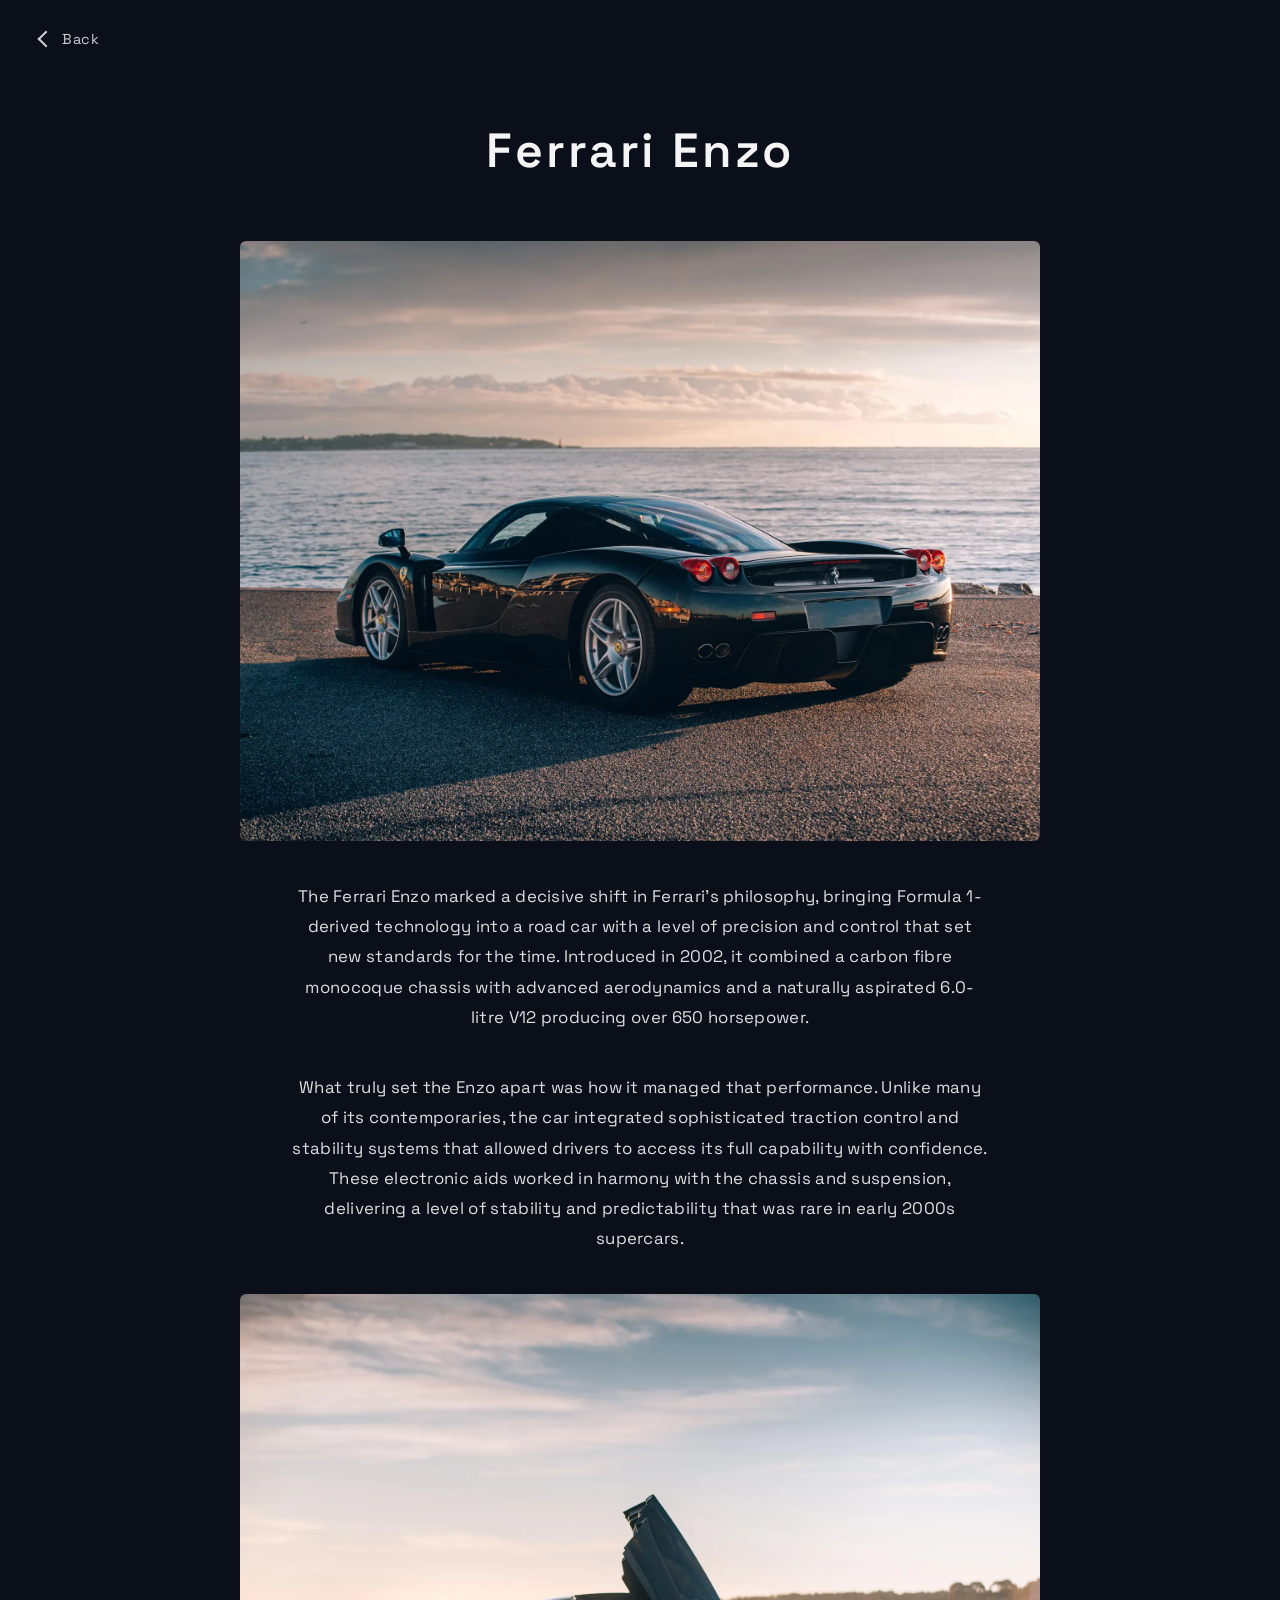
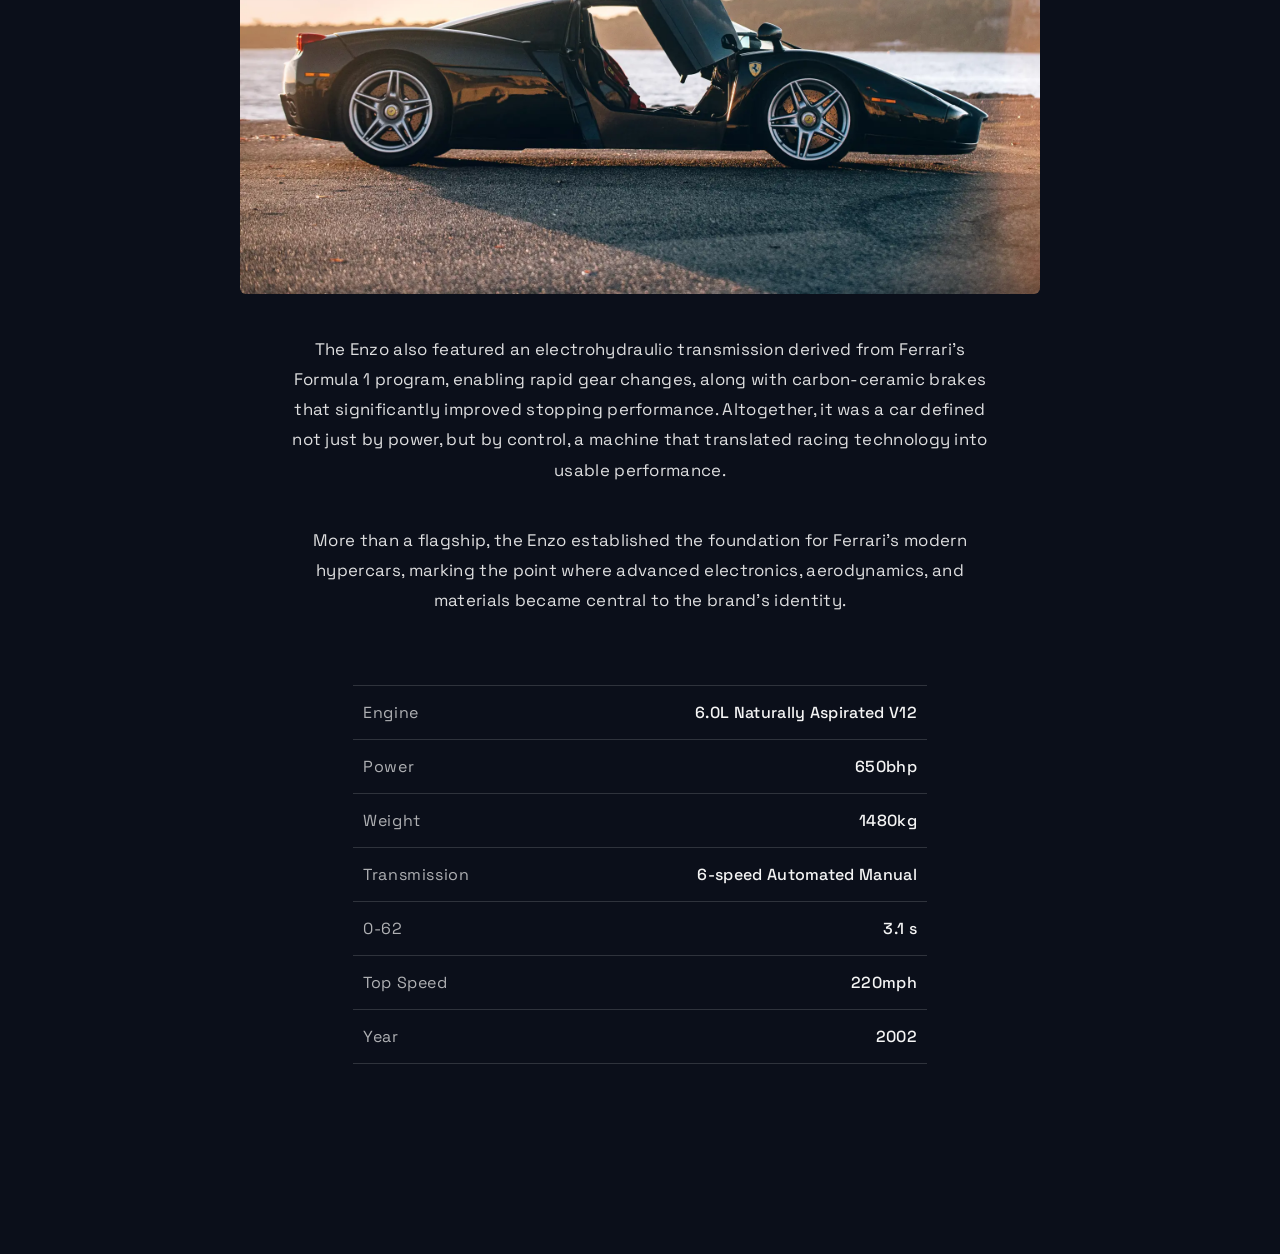
<file: cars/Enzo.html>
<!DOCTYPE html>
<html lang="en">

<head>

<meta charset="UTF-8">
<meta name="viewport" content="width=device-width, initial-scale=1">

<title>Ferrari Enzo</title>

<link href="https://fonts.googleapis.com/css2?family=Space+Grotesk:wght@400;600&display=swap" rel="stylesheet">

<link rel="stylesheet" href="../style.css">

</head>

<body class="car-body">

<a href="../index.html" class="back-btn">Back</a>

<section class="car-page">

<h1 class="car-title">Ferrari Enzo</h1>

<img class="car-img" src="../assets/images/Enzo/exp1.webp" alt="Ferrari Enzo">

<p class="car-text">
The Ferrari Enzo marked a decisive shift in Ferrari’s philosophy, bringing Formula 
1-derived technology into a road car with a level of precision and control that set 
new standards for the time. Introduced in 2002, it combined a carbon fibre monocoque 
chassis with advanced aerodynamics and a naturally aspirated 6.0-litre V12 producing 
over 650 horsepower.
</p>

<p class="car-text">
What truly set the Enzo apart was how it managed that performance. Unlike many of its 
contemporaries, the car integrated sophisticated traction control and stability systems 
that allowed drivers to access its full capability with confidence. These electronic aids 
worked in harmony with the chassis and suspension, delivering a level of stability and 
predictability that was rare in early 2000s supercars.
</p>

<img class="car-img" src="../assets/images/Enzo/exp2.webp" alt="Ferrari Enzo re">

<p class="car-text">
The Enzo also featured an electrohydraulic transmission derived from Ferrari’s Formula 1 
program, enabling rapid gear changes, along with carbon-ceramic brakes that significantly 
improved stopping performance. Altogether, it was a car defined not just by power, but by 
control, a machine that translated racing technology into usable performance.
</p>

<p class="car-text">
More than a flagship, the Enzo established the foundation for Ferrari’s modern hypercars, 
marking the point where advanced electronics, aerodynamics, and materials became central to 
the brand’s identity.
</p>

<table class="spec-table">

<tr><td>Engine</td><td>6.0L Naturally Aspirated V12</td></tr>
<tr><td>Power</td><td>650bhp</td></tr>
<tr><td>Weight</td><td>1480kg</td></tr>
<tr><td>Transmission</td><td>6-speed Automated Manual</td></tr>
<tr><td>0-62</td><td>3.1 s</td></tr>
<tr><td>Top Speed</td><td>220mph</td></tr>
<tr><td>Year</td><td>2002</td></tr>

</table>

</section>

</body>
</html>
</file>
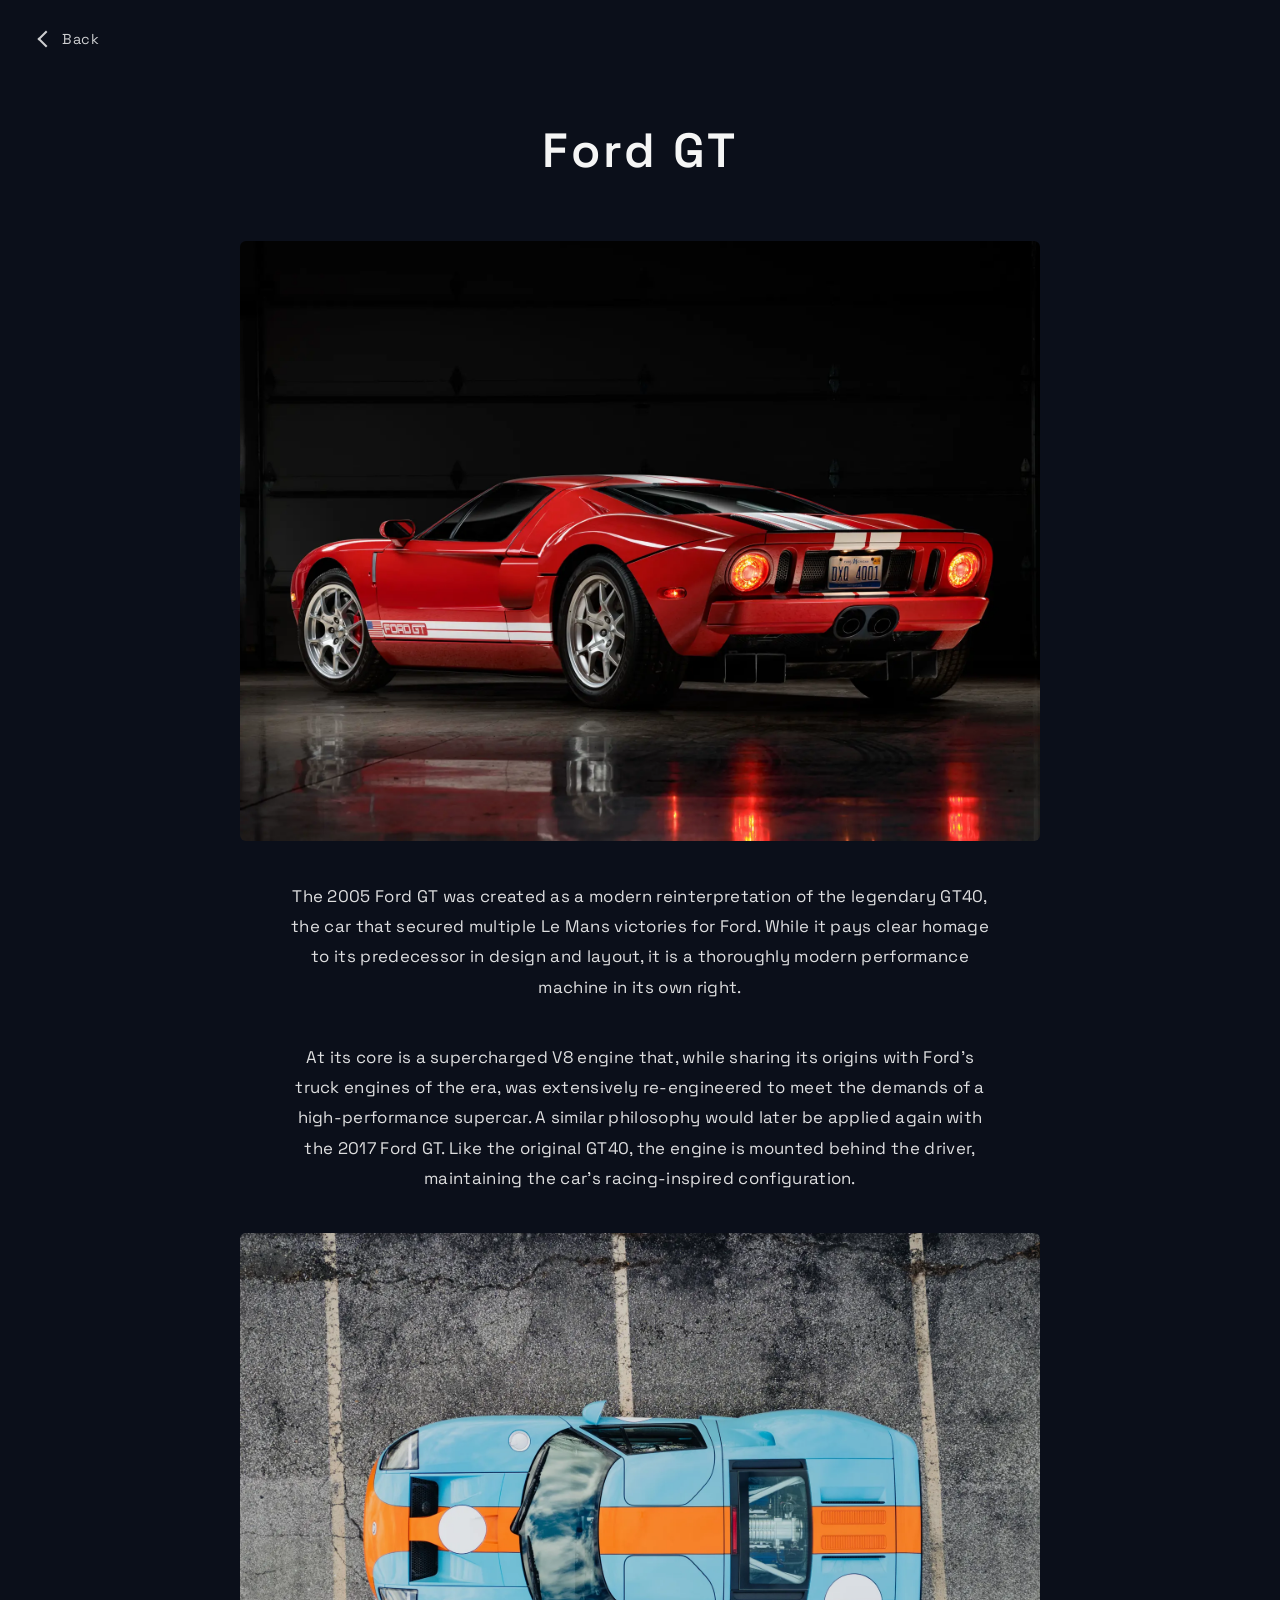
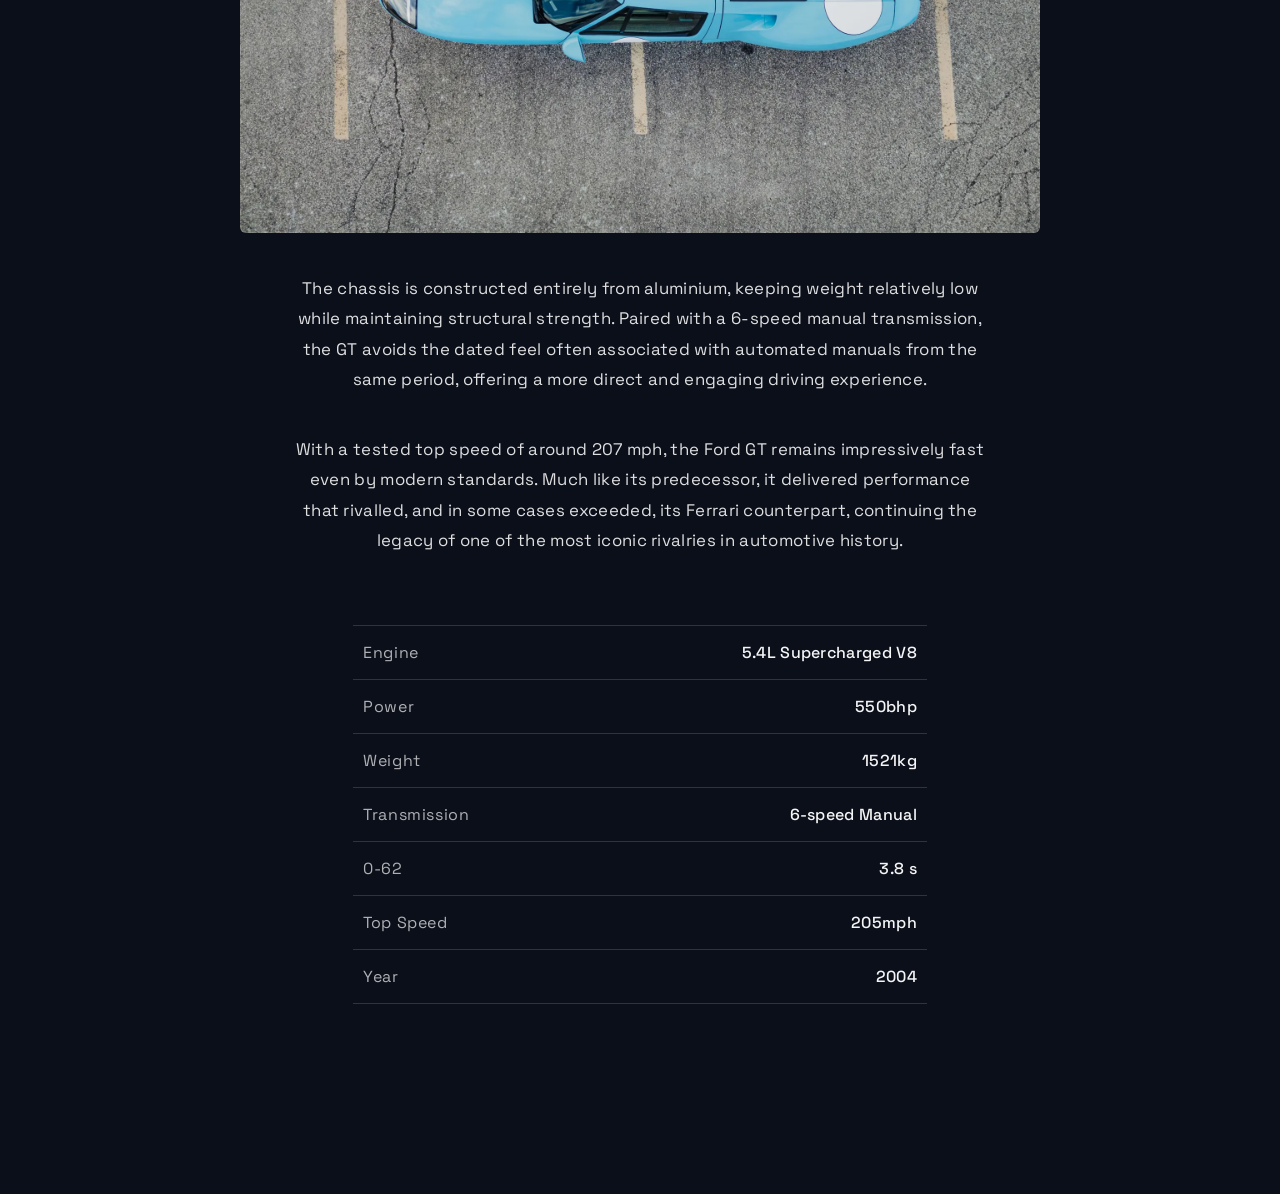
<file: cars/GT.html>
<!DOCTYPE html>
<html lang="en">

<head>

<meta charset="UTF-8">
<meta name="viewport" content="width=device-width, initial-scale=1">

<title>Ford GT</title>

<link href="https://fonts.googleapis.com/css2?family=Space+Grotesk:wght@400;600&display=swap" rel="stylesheet">

<link rel="stylesheet" href="../style.css">

</head>

<body class="car-body">

<a href="../index.html" class="back-btn">Back</a>

<section class="car-page">

<h1 class="car-title">Ford GT</h1>

<img class="car-img" src="../assets/images/GT/exp1.webp" alt="Ford GT">

<p class="car-text">
The 2005 Ford GT was created as a modern reinterpretation of the legendary GT40, 
the car that secured multiple Le Mans victories for Ford. While it pays clear homage 
to its predecessor in design and layout, it is a thoroughly modern performance machine 
in its own right.
</p>

<p class="car-text">
At its core is a supercharged V8 engine that, while sharing its origins with Ford’s truck engines 
of the era, was extensively re-engineered to meet the demands of a high-performance supercar. 
A similar philosophy would later be applied again with the 2017 Ford GT. Like the original GT40, 
the engine is mounted behind the driver, maintaining the car’s racing-inspired configuration.
</p>

<img class="car-img" src="../assets/images/GT/exp2.webp" alt="Ford GT re">

<p class="car-text">
The chassis is constructed entirely from aluminium, keeping weight relatively low while maintaining 
structural strength. Paired with a 6-speed manual transmission, the GT avoids the dated feel often 
associated with automated manuals from the same period, offering a more direct and engaging driving 
experience.
</p>

<p class="car-text">
With a tested top speed of around 207 mph, the Ford GT remains impressively fast even by modern standards. 
Much like its predecessor, it delivered performance that rivalled, and in some cases exceeded, its Ferrari 
counterpart, continuing the legacy of one of the most iconic rivalries in automotive history.
</p>

<table class="spec-table">

<tr><td>Engine</td><td>5.4L Supercharged V8</td></tr>
<tr><td>Power</td><td>550bhp</td></tr>
<tr><td>Weight</td><td>1521kg</td></tr>
<tr><td>Transmission</td><td>6-speed Manual</td></tr>
<tr><td>0-62</td><td>3.8 s</td></tr>
<tr><td>Top Speed</td><td>205mph</td></tr>
<tr><td>Year</td><td>2004</td></tr>

</table>

</section>

</body>
</html>
</file>
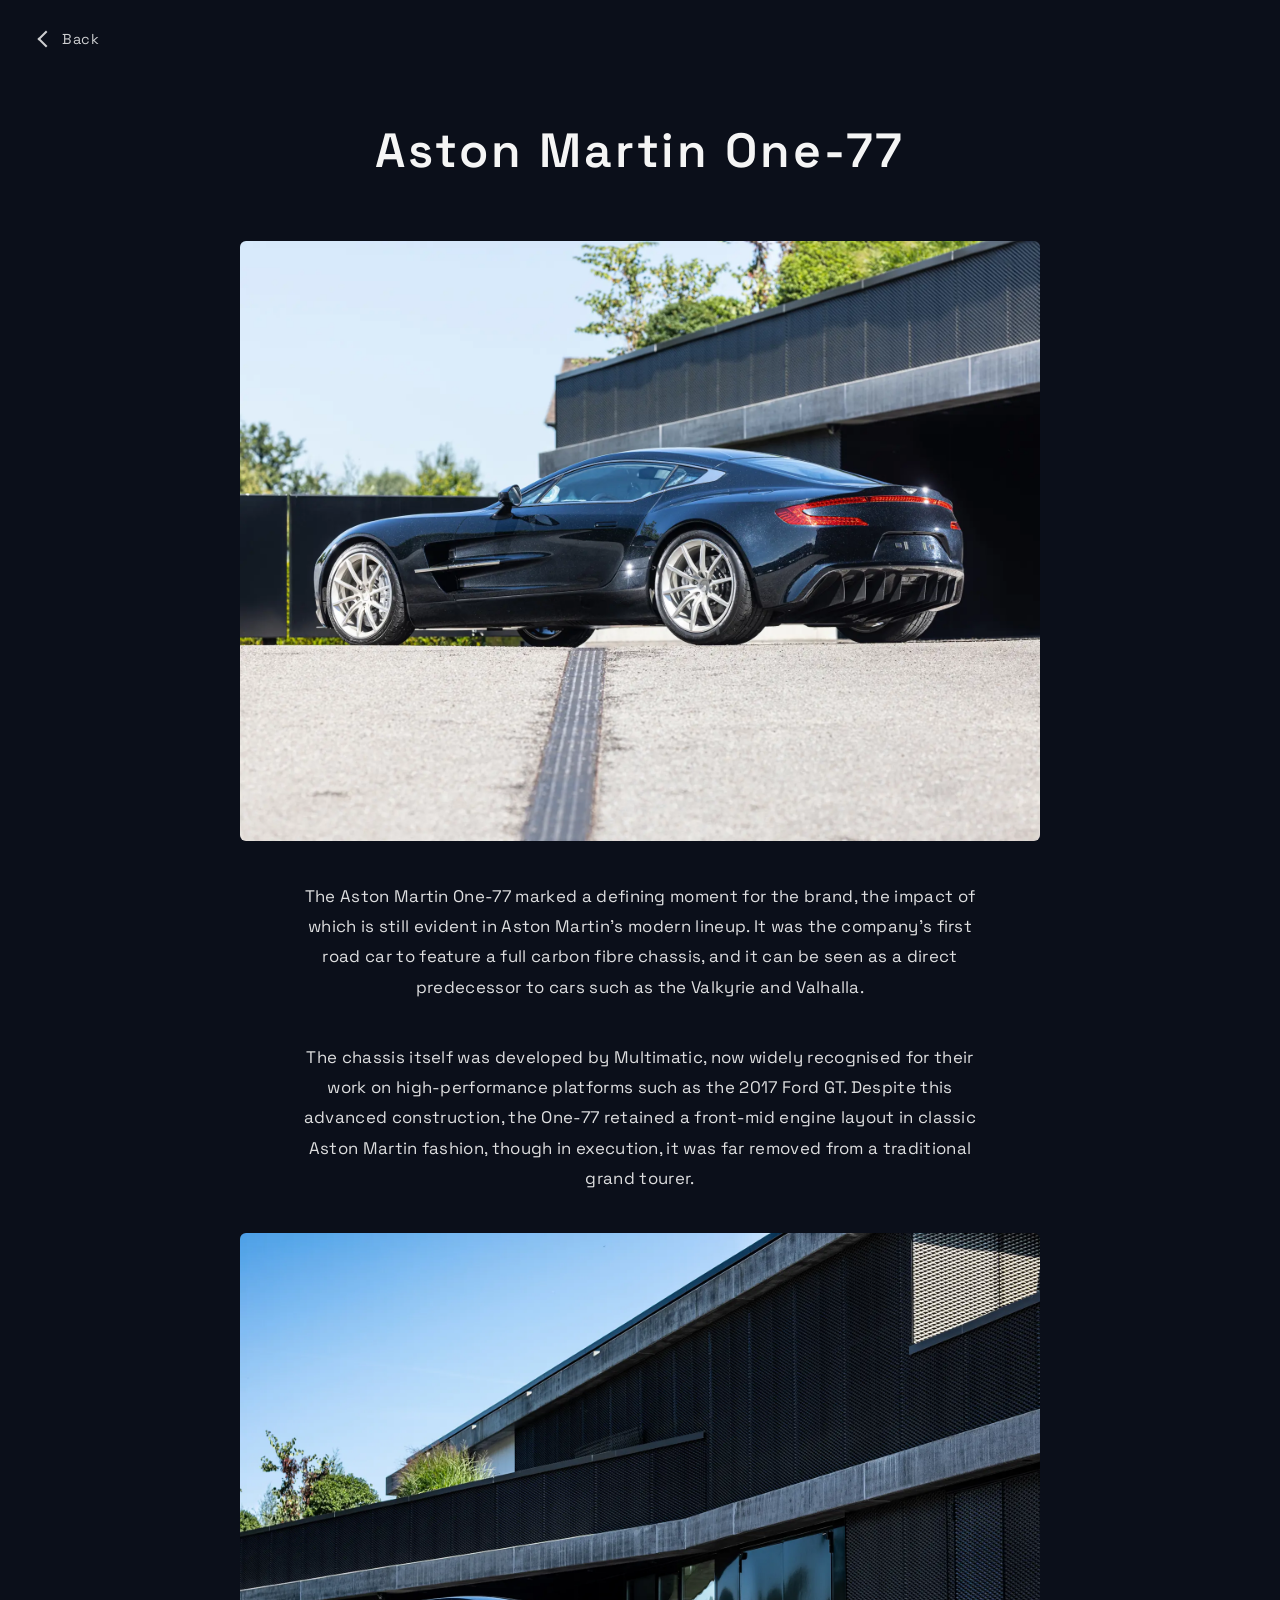
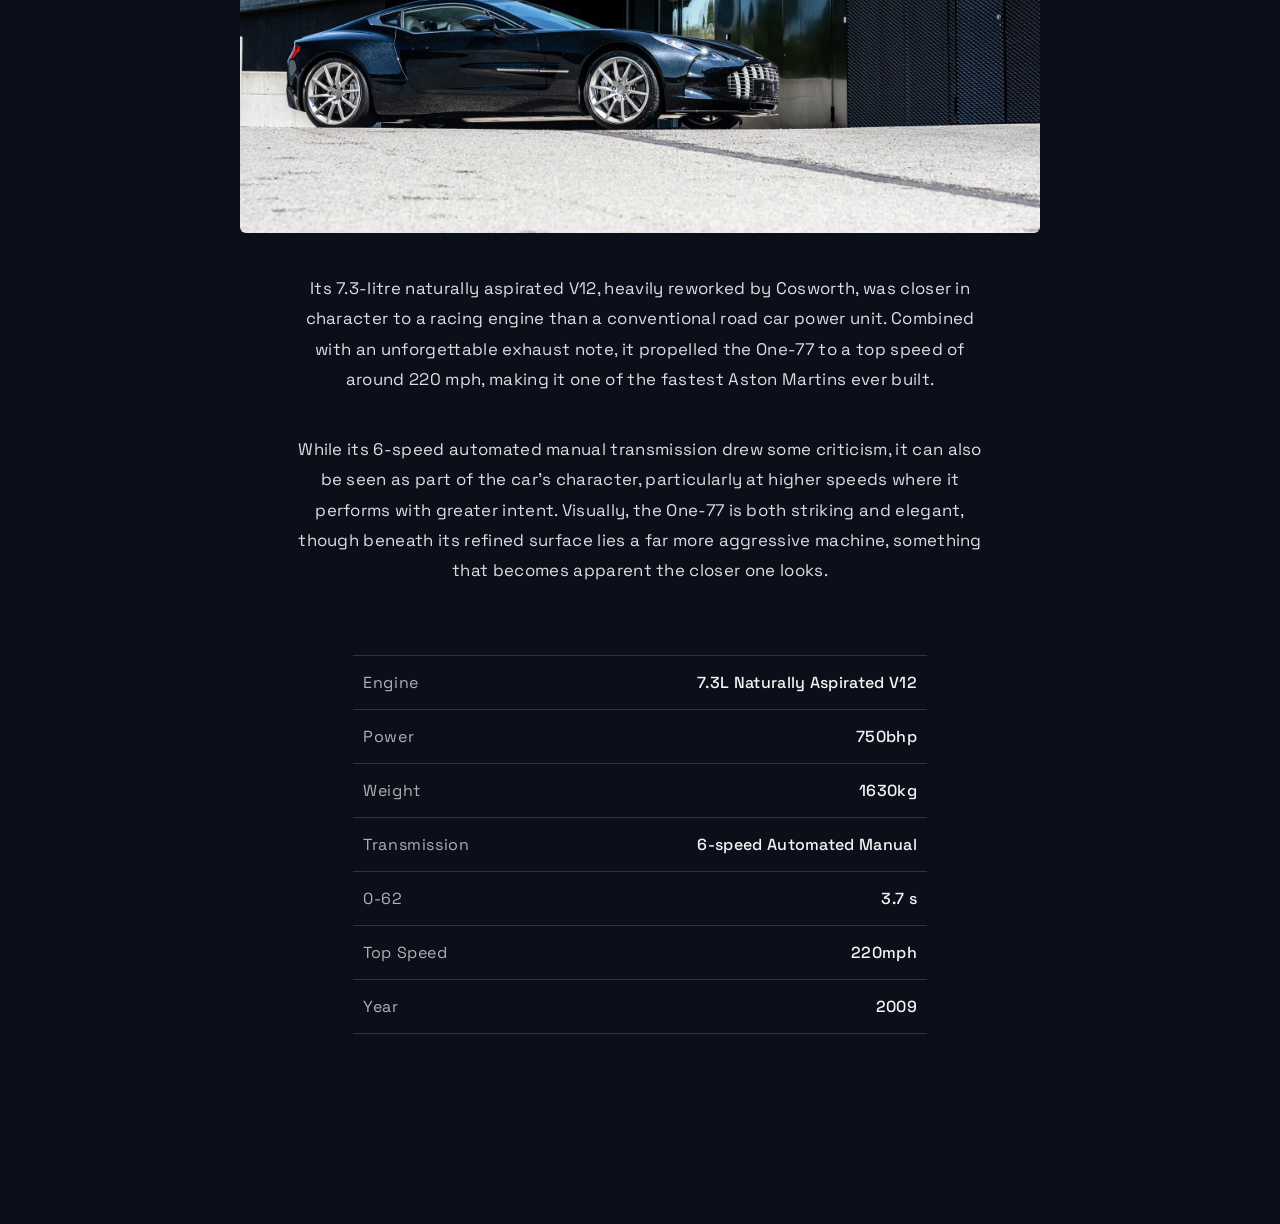
<file: cars/ONE77.html>
<!DOCTYPE html>
<html lang="en">

<head>

<meta charset="UTF-8">
<meta name="viewport" content="width=device-width, initial-scale=1">

<title>Aston Martin One-77</title>

<link href="https://fonts.googleapis.com/css2?family=Space+Grotesk:wght@400;600&display=swap" rel="stylesheet">

<link rel="stylesheet" href="../style.css">

</head>

<body class="car-body">

<a href="../index.html" class="back-btn">Back</a>

<section class="car-page">

<h1 class="car-title">Aston Martin One-77</h1>

<img class="car-img" src="../assets/images/ONE77/exp1.webp" alt="Aston Martin One-77">

<p class="car-text">
The Aston Martin One-77 marked a defining moment for the brand, the impact of which is still 
evident in Aston Martin’s modern lineup. It was the company’s first road car to feature a 
full carbon fibre chassis, and it can be seen as a direct predecessor to cars such as the 
Valkyrie and Valhalla.
</p>

<p class="car-text">
The chassis itself was developed by Multimatic, now widely recognised for their work on 
high-performance platforms such as the 2017 Ford GT. Despite this advanced construction, 
the One-77 retained a front-mid engine layout in classic Aston Martin fashion, though in 
execution, it was far removed from a traditional grand tourer.
</p>

<img class="car-img" src="../assets/images/ONE77/exp2.webp" alt="Aston Martin One-77 re">

<p class="car-text">
Its 7.3-litre naturally aspirated V12, heavily reworked by Cosworth, was closer in character 
to a racing engine than a conventional road car power unit. Combined with an unforgettable 
exhaust note, it propelled the One-77 to a top speed of around 220 mph, making it one of the 
fastest Aston Martins ever built.
</p>

<p class="car-text">
While its 6-speed automated manual transmission drew some criticism, it can also be seen as part 
of the car’s character, particularly at higher speeds where it performs with greater intent. 
Visually, the One-77 is both striking and elegant, though beneath its refined surface lies 
a far more aggressive machine, something that becomes apparent the closer one looks.
</p>

<table class="spec-table">

<tr><td>Engine</td><td>7.3L Naturally Aspirated V12</td></tr>
<tr><td>Power</td><td>750bhp</td></tr>
<tr><td>Weight</td><td>1630kg</td></tr>
<tr><td>Transmission</td><td>6-speed Automated Manual</td></tr>
<tr><td>0-62</td><td>3.7 s</td></tr>
<tr><td>Top Speed</td><td>220mph</td></tr>
<tr><td>Year</td><td>2009</td></tr>

</table>

</section>

</body>
</html>
</file>
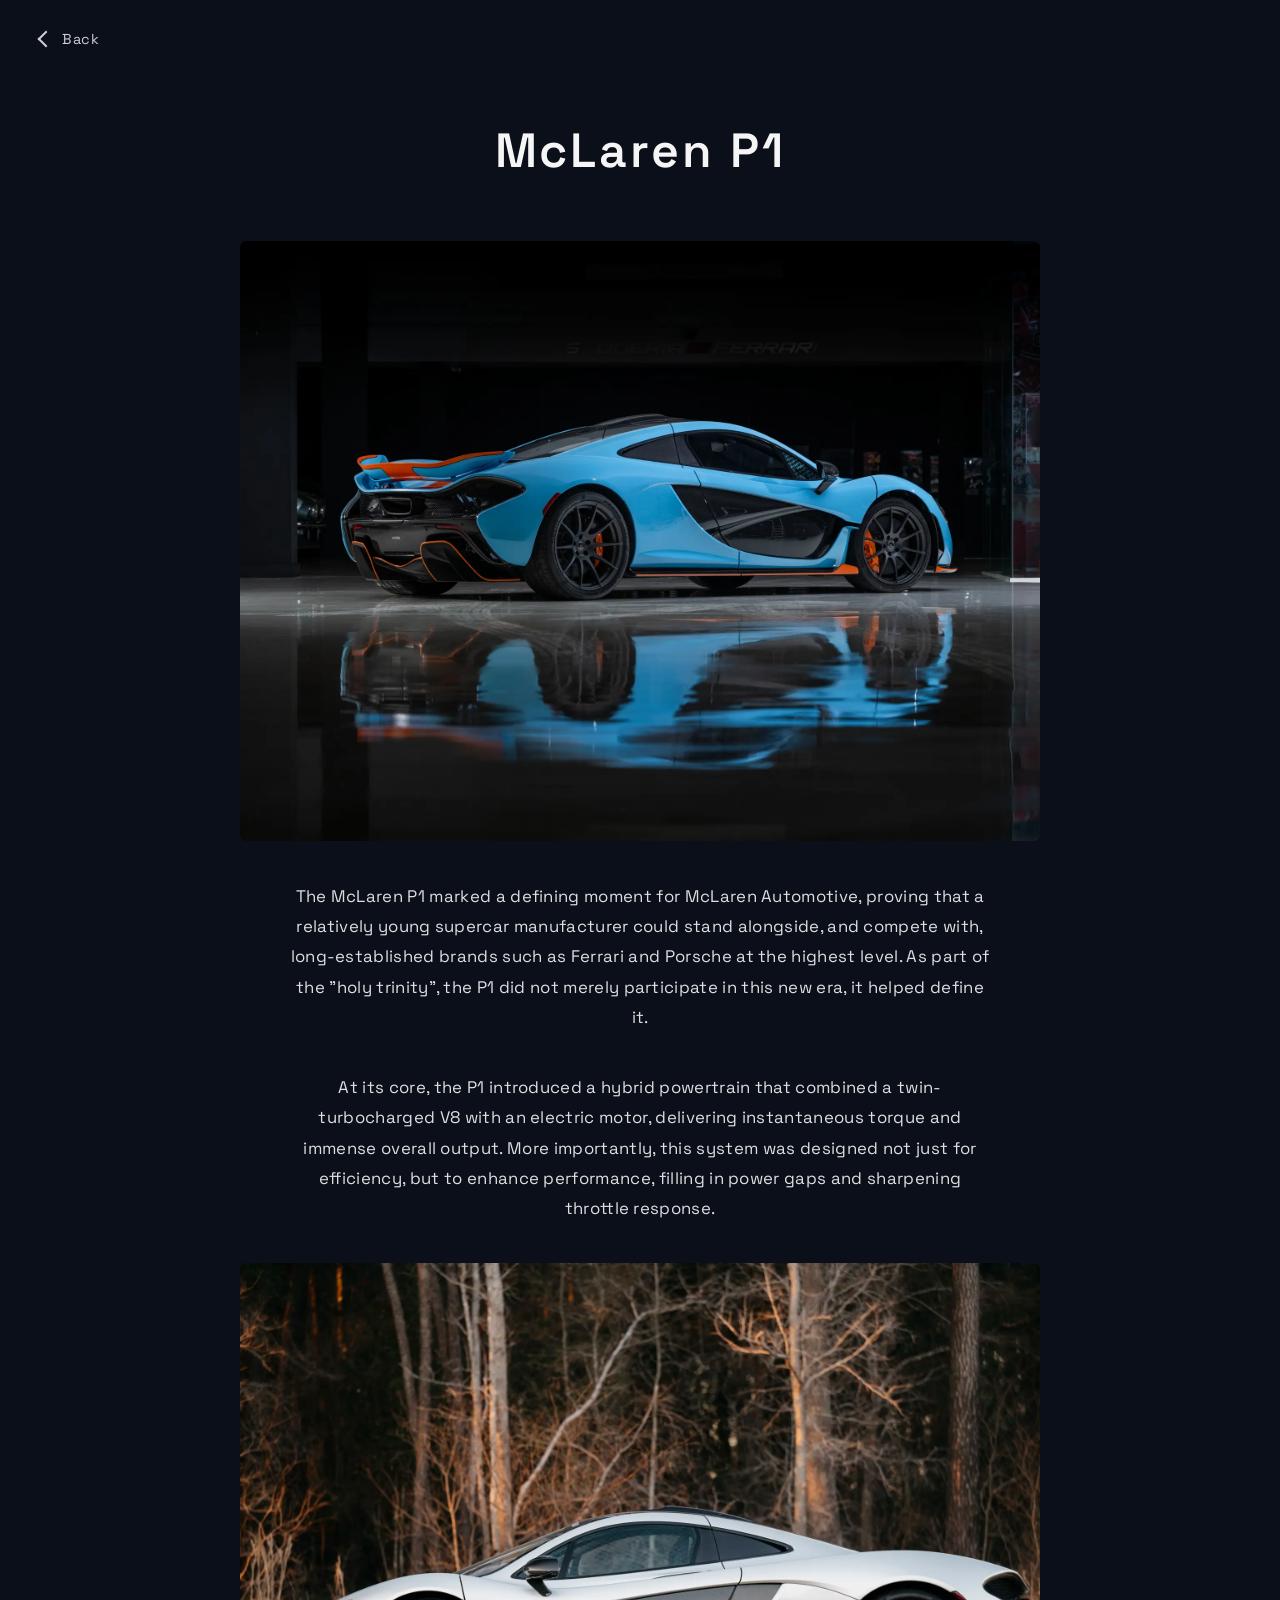
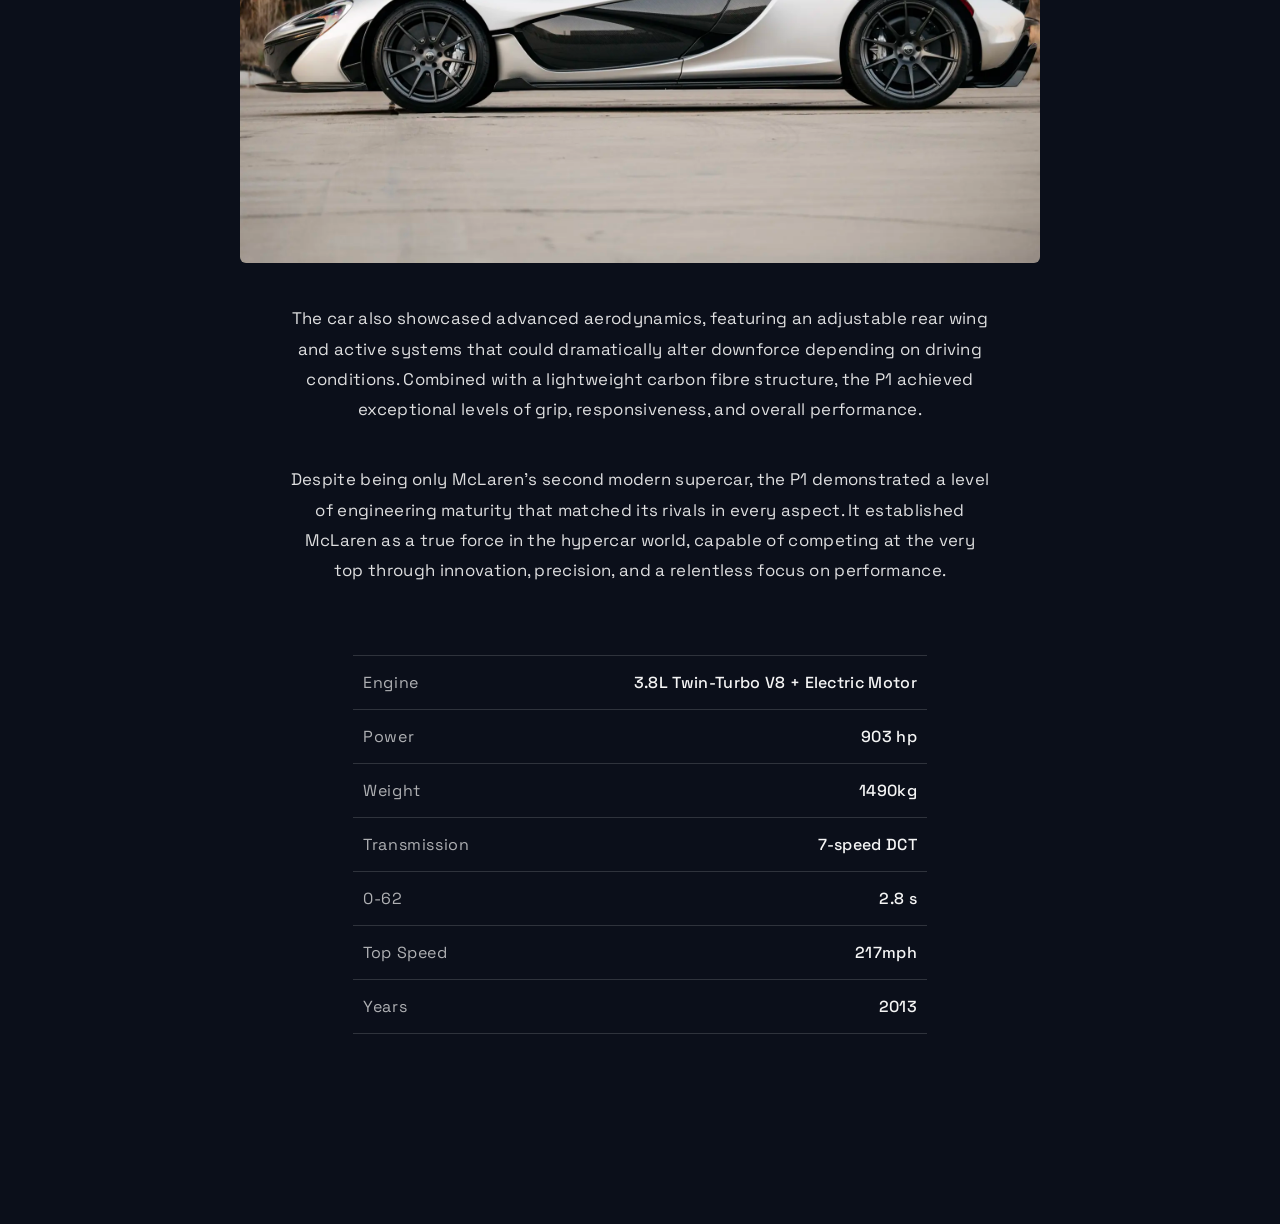
<file: cars/P1.html>
<!DOCTYPE html>
<html lang="en">

<head>

<meta charset="UTF-8">
<meta name="viewport" content="width=device-width, initial-scale=1">

<title>McLaren P1</title>

<link href="https://fonts.googleapis.com/css2?family=Space+Grotesk:wght@400;600&display=swap" rel="stylesheet">

<link rel="stylesheet" href="../style.css">

</head>

<body class="car-body">

<a href="../index.html" class="back-btn">Back</a>

<section class="car-page">

<h1 class="car-title">McLaren P1</h1>

<img class="car-img" src="../assets/images/P1/exp1.webp" alt="McLaren P1">

<p class="car-text">
The McLaren P1 marked a defining moment for McLaren Automotive, proving that a 
relatively young supercar manufacturer could stand alongside, and compete with, 
long-established brands such as Ferrari and Porsche at the highest level. As part 
of the "holy trinity", the P1 did not merely participate in this new era, it helped 
define it.
</p>

<p class="car-text">
At its core, the P1 introduced a hybrid powertrain that combined a 
twin-turbocharged V8 with an electric motor, delivering instantaneous torque and 
immense overall output. More importantly, this system was designed not just for efficiency, 
but to enhance performance, filling in power gaps and sharpening throttle response.
</p>

<img class="car-img" src="../assets/images/P1/exp2.webp" alt="McLaren P1 re">

<p class="car-text">
The car also showcased advanced aerodynamics, featuring an adjustable rear wing and 
active systems that could dramatically alter downforce depending on driving conditions. 
Combined with a lightweight carbon fibre structure, the P1 achieved exceptional levels of 
grip, responsiveness, and overall performance.
</p>

<p class="car-text">
Despite being only McLaren’s second modern supercar, the P1 demonstrated a level of engineering 
maturity that matched its rivals in every aspect. It established McLaren as a true force in the 
hypercar world, capable of competing at the very top through innovation, precision, and a relentless 
focus on performance.
</p>

<table class="spec-table">

<tr><td>Engine</td><td>3.8L Twin-Turbo V8 + Electric Motor</td></tr>
<tr><td>Power</td><td>903 hp</td></tr>
<tr><td>Weight</td><td>1490kg</td></tr>
<tr><td>Transmission</td><td>7-speed DCT</td></tr>
<tr><td>0-62</td><td>2.8 s</td></tr>
<tr><td>Top Speed</td><td>217mph</td></tr>
<tr><td>Years</td><td>2013</td></tr>

</table>

</section>

</body>
</html>
</file>
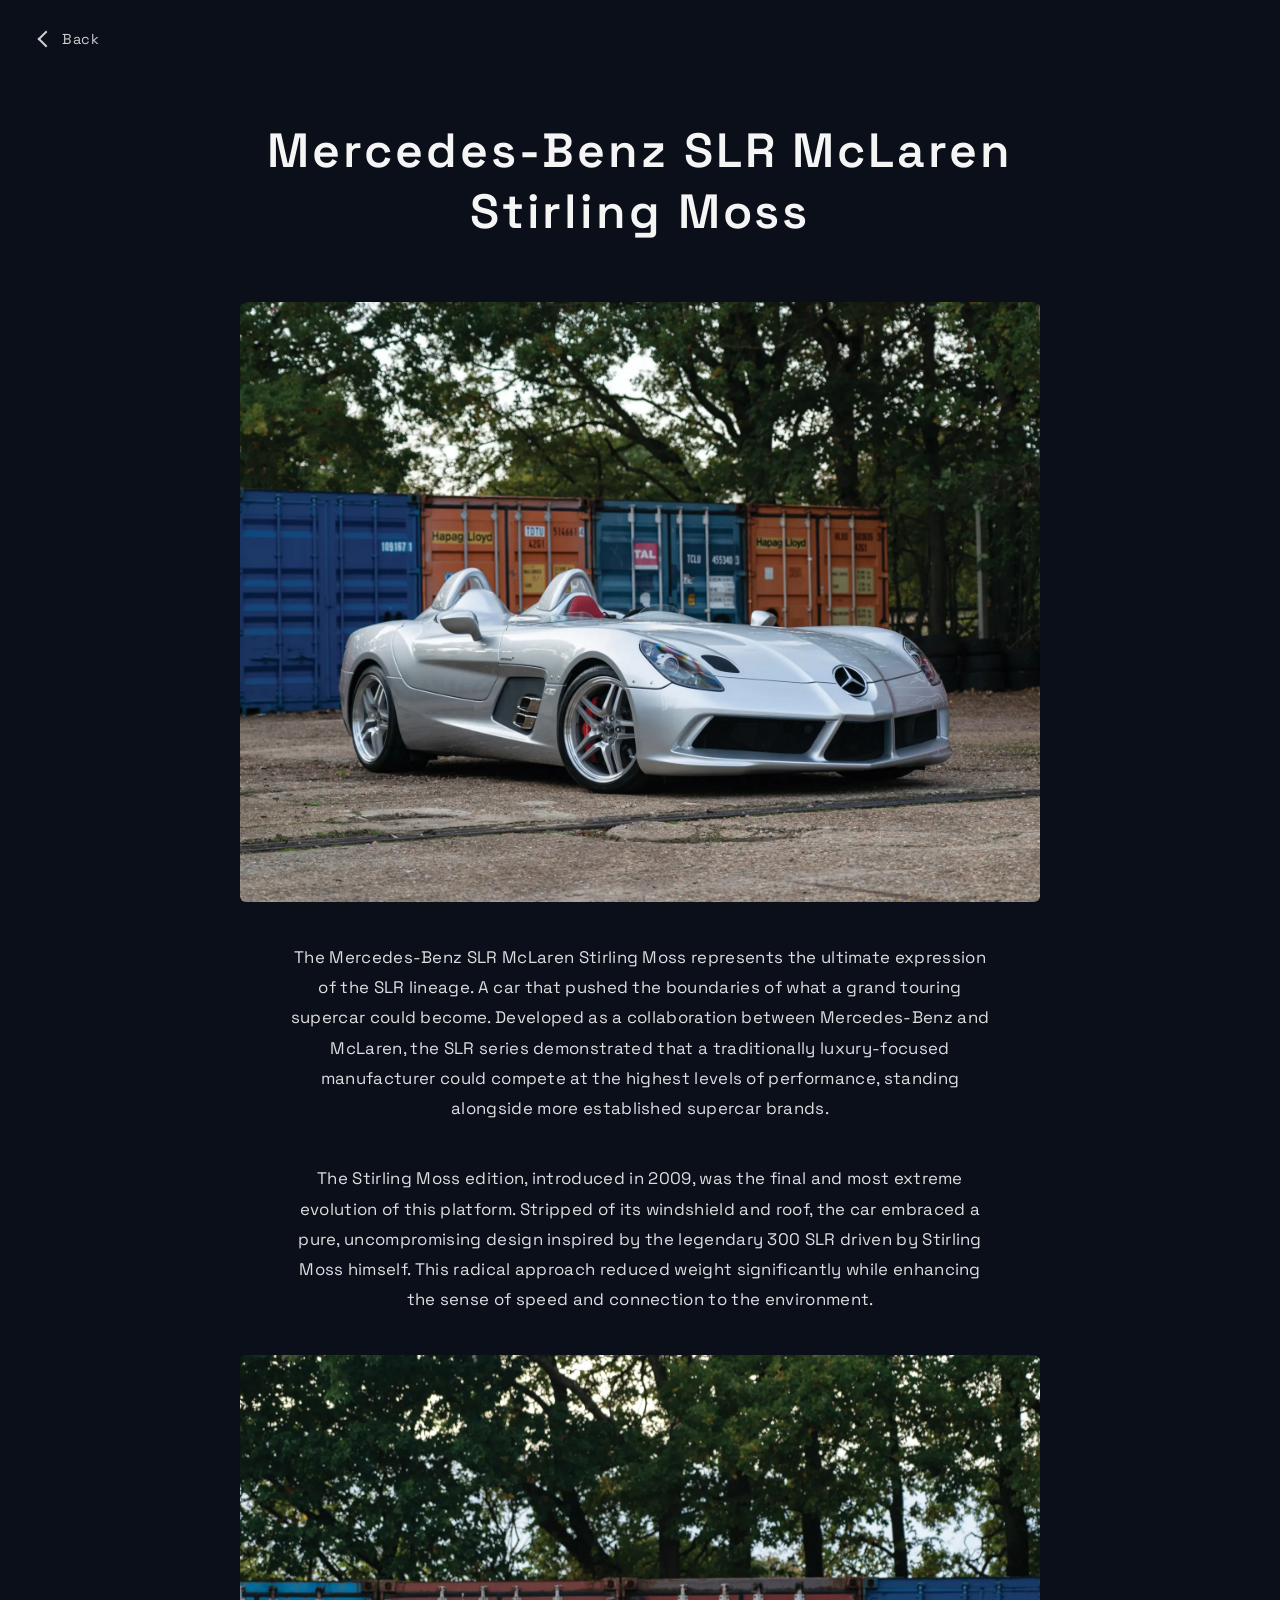
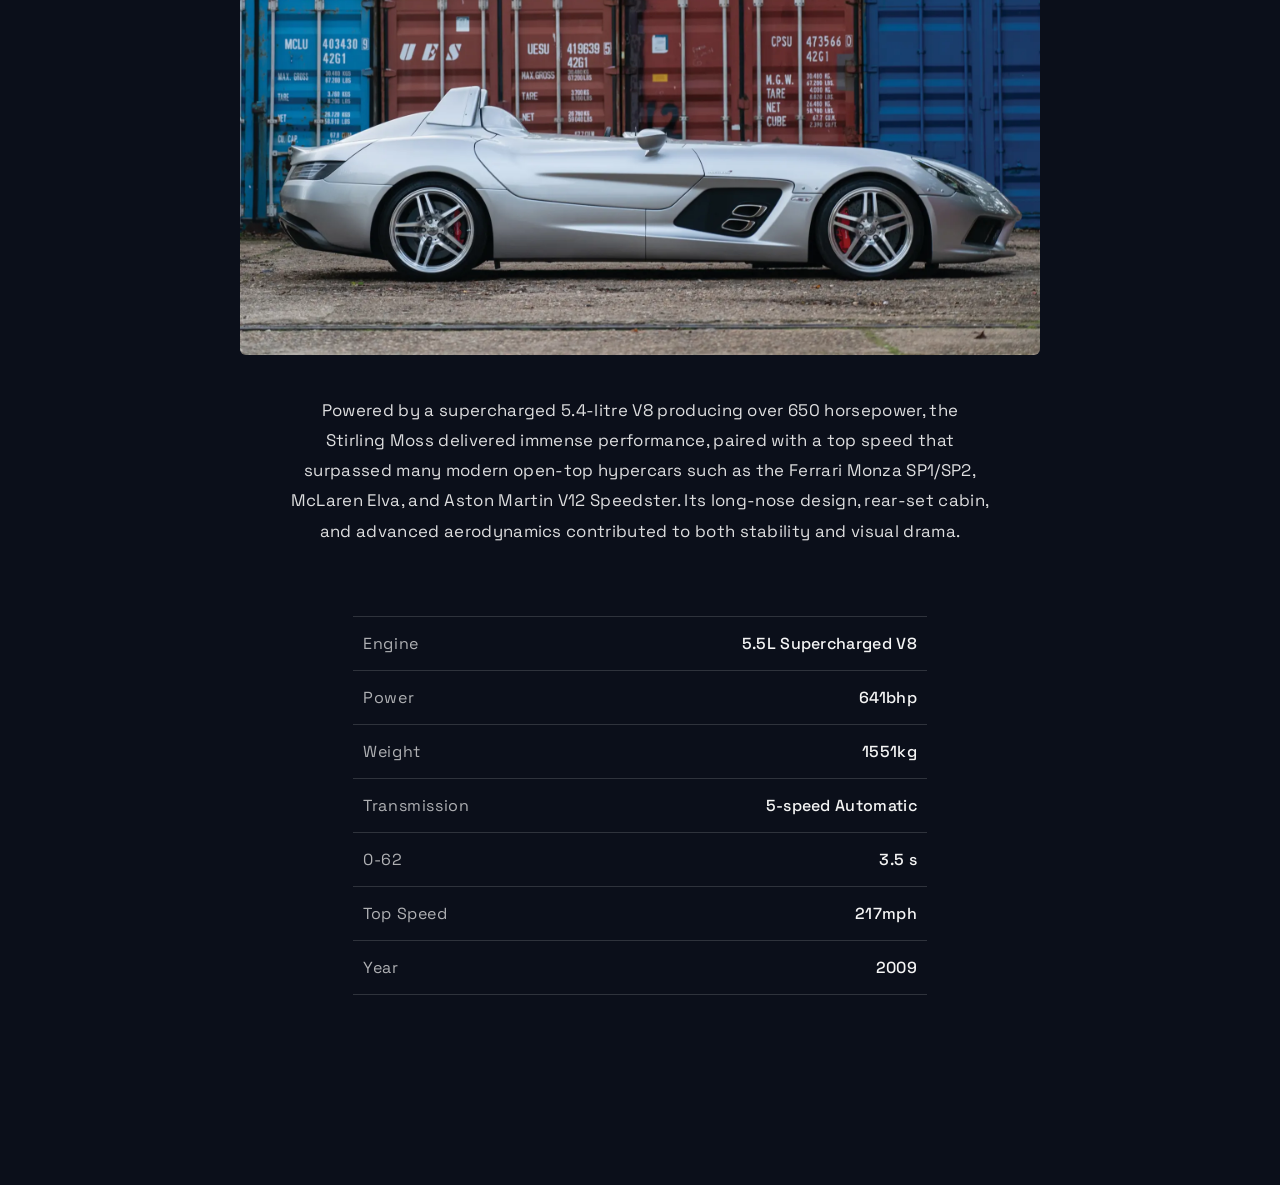
<file: cars/SLR.html>
<!DOCTYPE html>
<html lang="en">

<head>

<meta charset="UTF-8">
<meta name="viewport" content="width=device-width, initial-scale=1">

<title>Mercedes-Benz SLR McLaren Stirling Moss</title>

<link href="https://fonts.googleapis.com/css2?family=Space+Grotesk:wght@400;600&display=swap" rel="stylesheet">

<link rel="stylesheet" href="../style.css">

</head>

<body class="car-body">

<a href="../index.html" class="back-btn">Back</a>

<section class="car-page">

<h1 class="car-title">Mercedes-Benz SLR McLaren Stirling Moss</h1>

<img class="car-img" src="../assets/images/SLR/exp1.webp" alt="Mercedes-Benz SLR McLaren Stirling Moss">

<p class="car-text">
The Mercedes-Benz SLR McLaren Stirling Moss represents the ultimate expression of the SLR lineage.
A car that pushed the boundaries of what a grand touring supercar could become. Developed as a 
collaboration between Mercedes-Benz and McLaren, the SLR series demonstrated that a traditionally 
luxury-focused manufacturer could compete at the highest levels of performance, standing alongside 
more established supercar brands.
</p>

<p class="car-text">
The Stirling Moss edition, introduced in 2009, was the final and most extreme evolution of this platform. 
Stripped of its windshield and roof, the car embraced a pure, uncompromising design inspired by the legendary 
300 SLR driven by Stirling Moss himself. This radical approach reduced weight significantly while enhancing 
the sense of speed and connection to the environment.
</p>

<img class="car-img" src="../assets/images/SLR/exp2.webp" alt="Mercedes-Benz SLR McLaren Stirling Moss re">

<p class="car-text">
Powered by a supercharged 5.4-litre V8 producing over 650 horsepower, the Stirling Moss delivered immense 
performance, paired with a top speed that surpassed many modern open-top hypercars such as the 
Ferrari Monza SP1/SP2, McLaren Elva, and Aston Martin V12 Speedster. Its long-nose design, rear-set cabin, 
and advanced aerodynamics contributed to both stability and visual drama.
</p>

<table class="spec-table">

<tr><td>Engine</td><td>5.5L Supercharged V8</td></tr>
<tr><td>Power</td><td>641bhp</td></tr>
<tr><td>Weight</td><td>1551kg</td></tr>
<tr><td>Transmission</td><td>5-speed Automatic</td></tr>
<tr><td>0-62</td><td>3.5 s</td></tr>
<tr><td>Top Speed</td><td>217mph</td></tr>
<tr><td>Year</td><td>2009</td></tr>

</table>

</section>

</body>
</html>
</file>
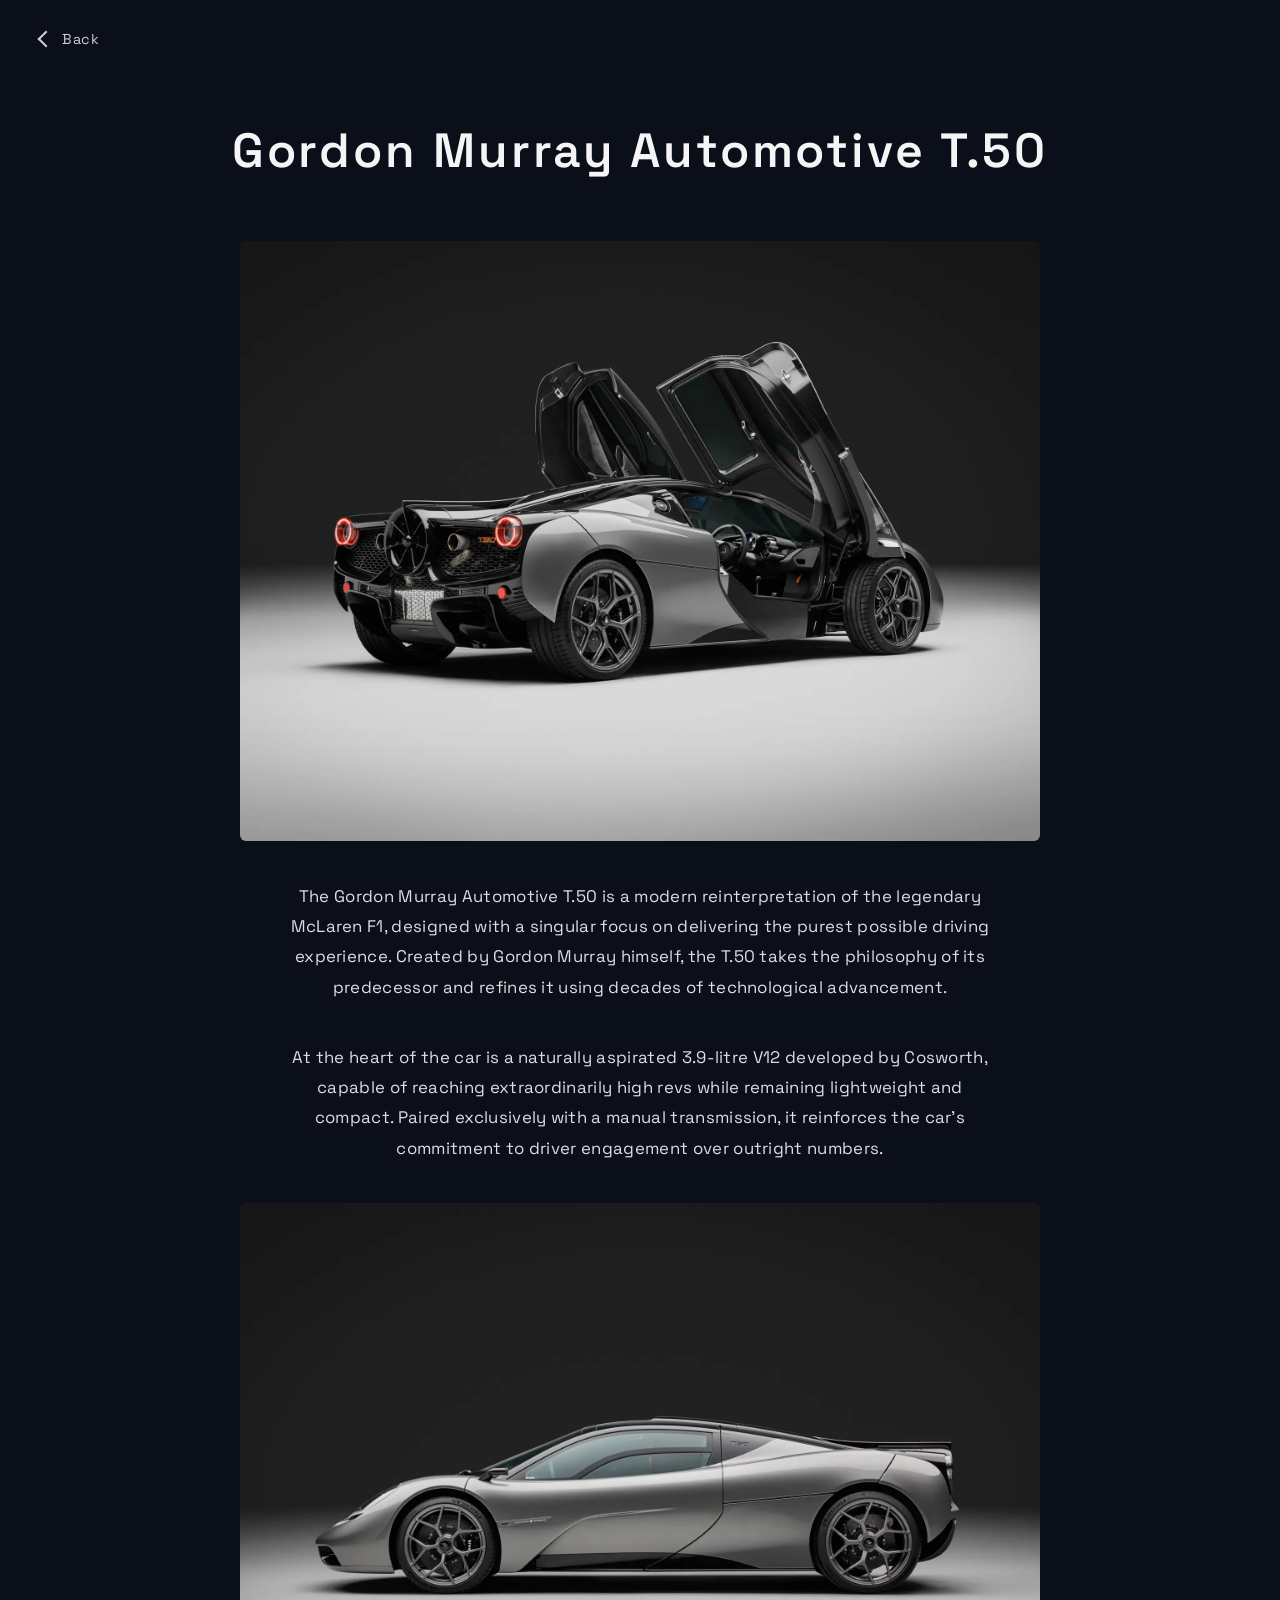
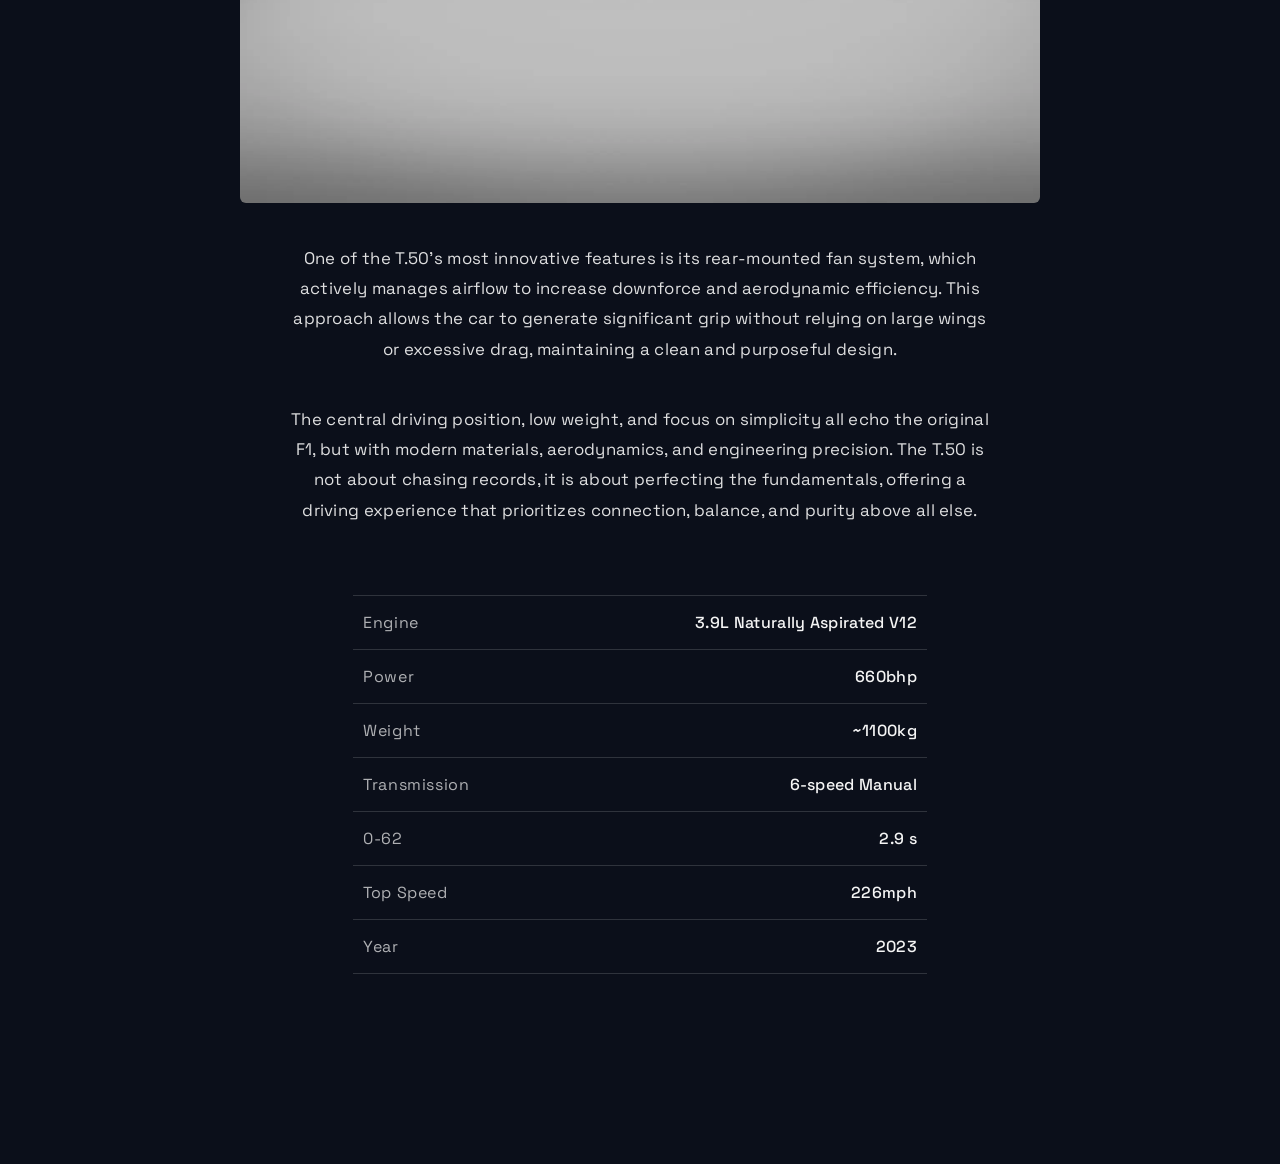
<file: cars/T50.html>
<!DOCTYPE html>
<html lang="en">

<head>

<meta charset="UTF-8">
<meta name="viewport" content="width=device-width, initial-scale=1">

<title>Gordon Murray Automotive T.50</title>

<link href="https://fonts.googleapis.com/css2?family=Space+Grotesk:wght@400;600&display=swap" rel="stylesheet">

<link rel="stylesheet" href="../style.css">

</head>

<body class="car-body">

<a href="../index.html" class="back-btn">Back</a>

<section class="car-page">

<h1 class="car-title">Gordon Murray Automotive T.50</h1>

<img class="car-img" src="../assets/images/T50/exp1.webp" alt="Gordon Murray Automotive T.50">

<p class="car-text">
The Gordon Murray Automotive T.50 is a modern reinterpretation of the legendary McLaren F1, 
designed with a singular focus on delivering the purest possible driving experience. Created 
by Gordon Murray himself, the T.50 takes the philosophy of its predecessor and refines it using 
decades of technological advancement.
</p>

<p class="car-text">
At the heart of the car is a naturally aspirated 3.9-litre V12 developed by Cosworth, capable of 
reaching extraordinarily high revs while remaining lightweight and compact. Paired exclusively with 
a manual transmission, it reinforces the car’s commitment to driver engagement over outright numbers.
</p>

<img class="car-img" src="../assets/images/T50/exp2.webp" alt="Gordon Murray Automotive T.50 re">

<p class="car-text">
One of the T.50’s most innovative features is its rear-mounted fan system, which actively manages 
airflow to increase downforce and aerodynamic efficiency. This approach allows the car to generate 
significant grip without relying on large wings or excessive drag, maintaining a clean and 
purposeful  design.
</p>

<p class="car-text">
The central driving position, low weight, and focus on simplicity all echo the original F1, but with 
modern materials, aerodynamics, and engineering precision. The T.50 is not about chasing records, it is about 
perfecting the fundamentals, offering a driving experience that prioritizes connection, balance, and purity 
above all else.
</p>

<table class="spec-table">

<tr><td>Engine</td><td>3.9L Naturally Aspirated V12</td></tr>
<tr><td>Power</td><td>660bhp</td></tr>
<tr><td>Weight</td><td>~1100kg</td></tr>
<tr><td>Transmission</td><td>6-speed Manual</td></tr>
<tr><td>0-62</td><td>2.9 s</td></tr>
<tr><td>Top Speed</td><td>226mph</td></tr>
<tr><td>Year</td><td>2023</td></tr>

</table>

</section>

</body>
</html>
</file>
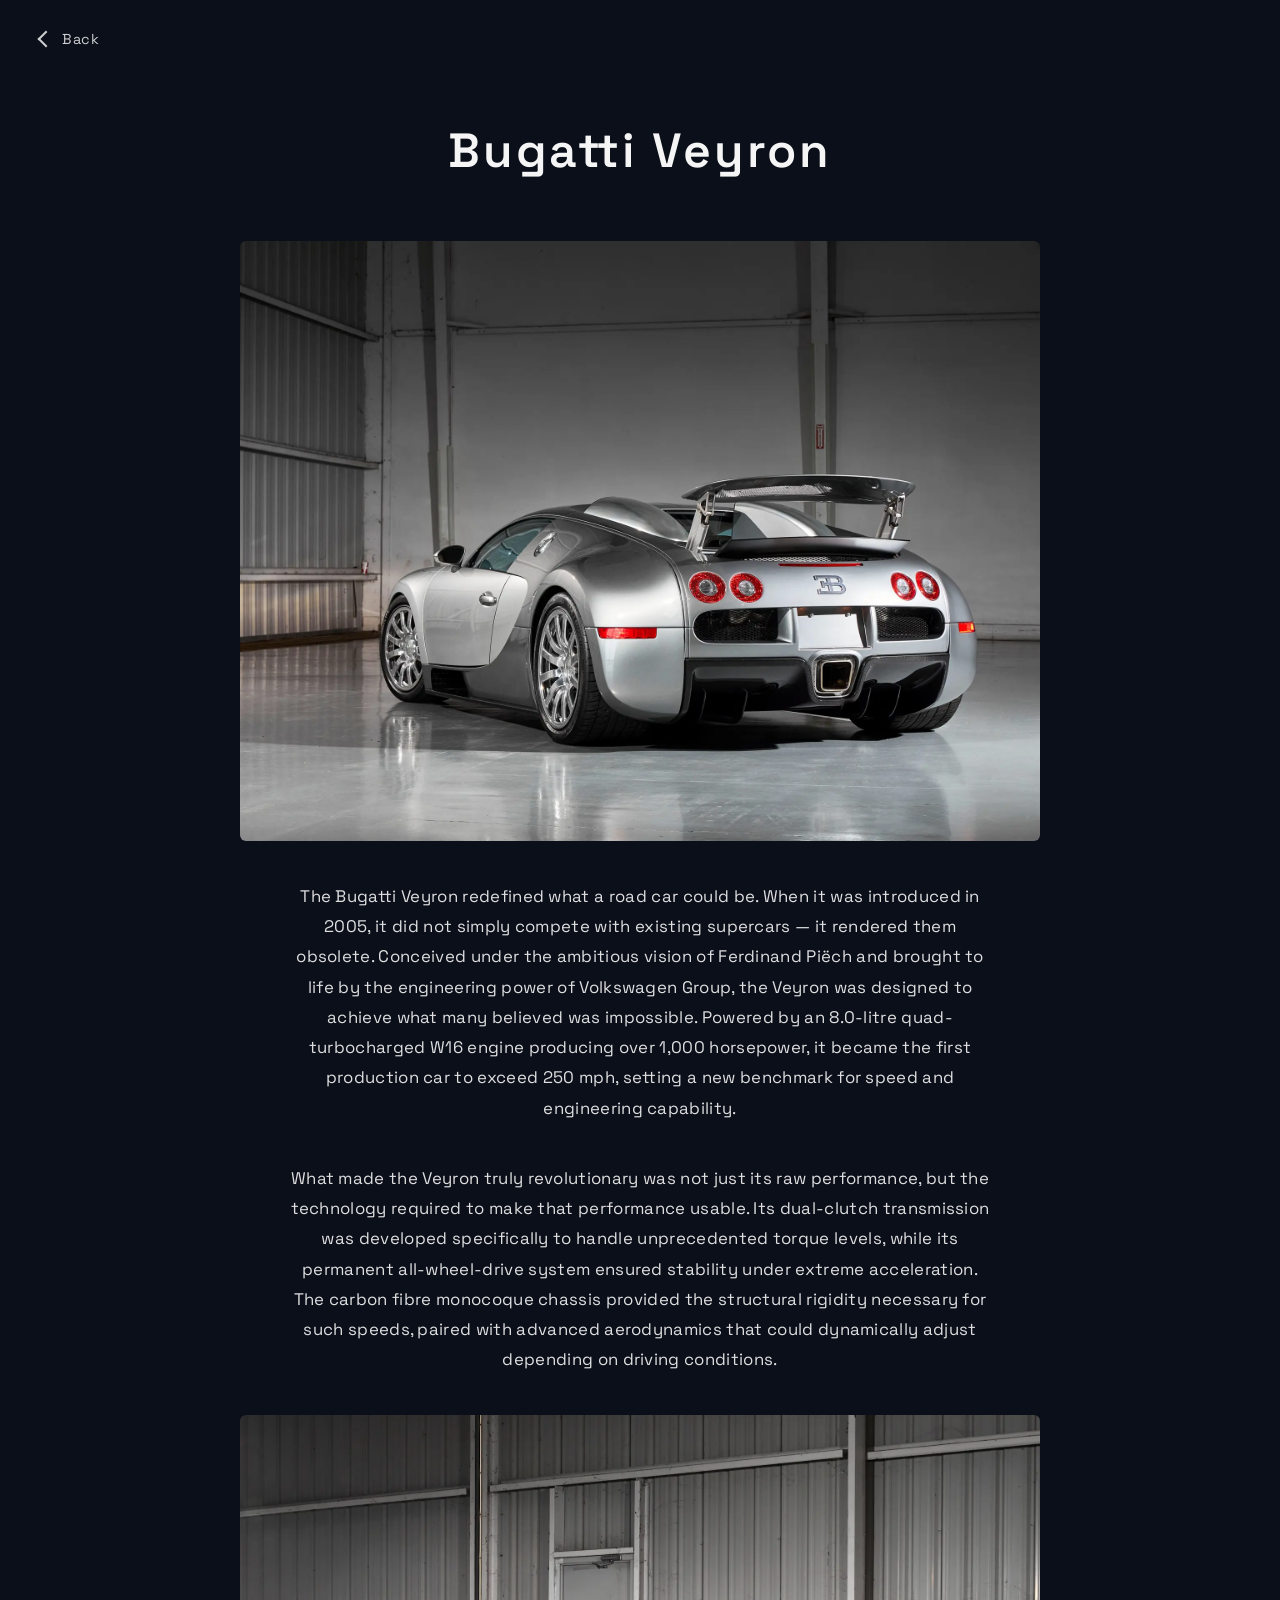
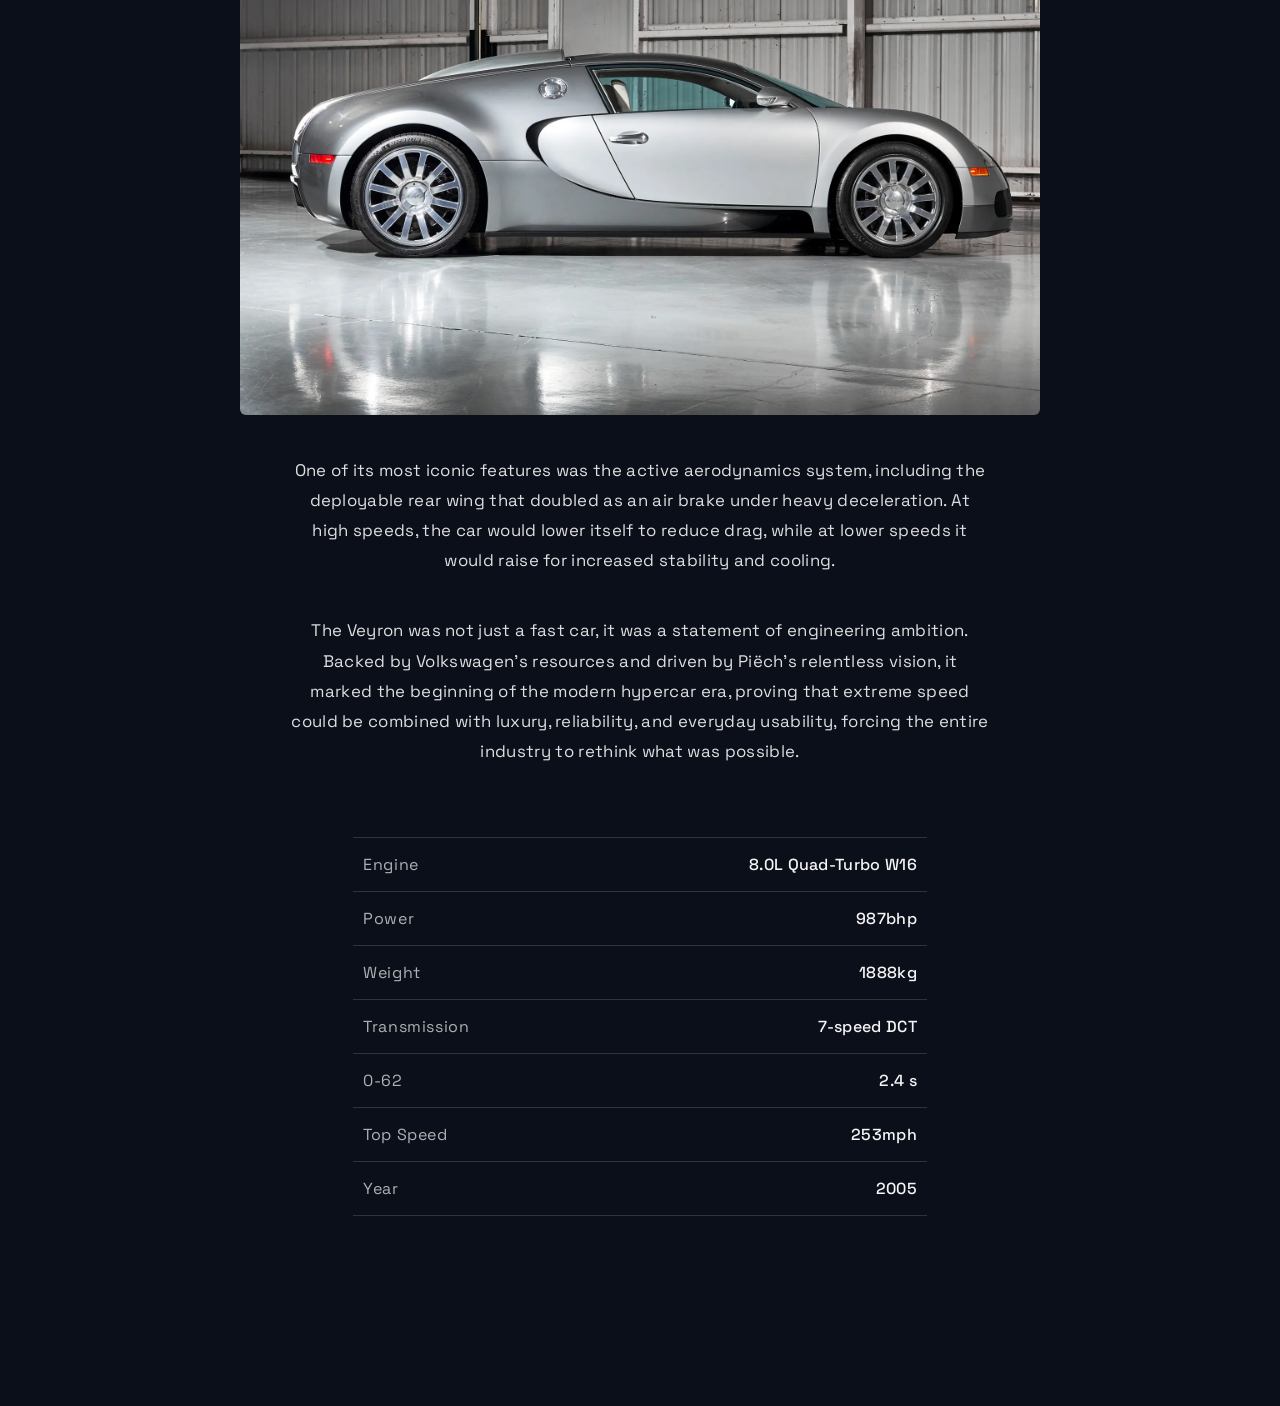
<file: cars/Veyron.html>
<!DOCTYPE html>
<html lang="en">

<head>

<meta charset="UTF-8">
<meta name="viewport" content="width=device-width, initial-scale=1">

<title>Bugatti Veyron</title>

<link href="https://fonts.googleapis.com/css2?family=Space+Grotesk:wght@400;600&display=swap" rel="stylesheet">

<link rel="stylesheet" href="../style.css">

</head>

<body class="car-body">

<a href="../index.html" class="back-btn">Back</a>

<section class="car-page">

<h1 class="car-title">Bugatti Veyron</h1>

<img class="car-img" src="../assets/images/Veyron/exp1.webp" alt="Bugatti Veyron">

<p class="car-text">
The Bugatti Veyron redefined what a road car could be. When it was introduced in 2005, 
it did not simply compete with existing supercars — it rendered them obsolete. Conceived under 
the ambitious vision of Ferdinand Piëch and brought to life by the engineering power of 
Volkswagen Group, the Veyron was designed to achieve what many believed was impossible. 
Powered by an 8.0-litre quad-turbocharged W16 engine producing over 1,000 horsepower, it became 
the first production car to exceed 250 mph, setting a new benchmark for speed and engineering 
capability.
</p>

<p class="car-text">
What made the Veyron truly revolutionary was not just its raw performance, but the technology required 
to make that performance usable. Its dual-clutch transmission was developed specifically to handle 
unprecedented torque levels, while its permanent all-wheel-drive system ensured stability under extreme 
acceleration. The carbon fibre monocoque chassis provided the structural rigidity necessary for such speeds, 
paired with advanced aerodynamics that could dynamically adjust depending on driving conditions.
</p>

<img class="car-img" src="../assets/images/Veyron/exp2.webp" alt="Bugatti Veyron re">

<p class="car-text">
One of its most iconic features was the active aerodynamics system, including the deployable rear wing 
that doubled as an air brake under heavy deceleration. At high speeds, the car would lower itself to 
reduce drag, while at lower speeds it would raise for increased stability and cooling.
</p>

<p class="car-text">
The Veyron was not just a fast car, it was a statement of engineering ambition. Backed by Volkswagen’s 
resources and driven by Piëch’s relentless vision, it marked the beginning of the modern hypercar era, 
proving that extreme speed could be combined with luxury, reliability, and everyday usability, forcing the 
entire industry to rethink what was possible.
</p>

<table class="spec-table">

<tr><td>Engine</td><td>8.0L Quad-Turbo W16</td></tr>
<tr><td>Power</td><td>987bhp</td></tr>
<tr><td>Weight</td><td>1888kg</td></tr>
<tr><td>Transmission</td><td>7-speed DCT</td></tr>
<tr><td>0-62</td><td>2.4 s</td></tr>
<tr><td>Top Speed</td><td>253mph</td></tr>
<tr><td>Year</td><td>2005</td></tr>

</table>

</section>

</body>
</html>
</file>
<file: style.css>
* {
  margin: 0;
  padding: 0;
  box-sizing: border-box;
}

body {
  background-color: #0b0f1a;
  transition: background-color 1.5s ease;
  color: #f5f5f5;
  font-family: "Space Grotesk", sans-serif;
  letter-spacing: 0.02em;
}

h1, h2, .catchphrase {
  font-weight: 600;
  letter-spacing: 0.05em;
}

body.dark-mode {
  background-color: #05070d;
}

#intro {
  height: 100vh;
  display: flex;
  justify-content: center;
  align-items: center;
  text-align: center;
  background: #0b0f1a;
}

.intro-title {
  font-size: clamp(4rem, 9vw, 8rem);
  letter-spacing: 0.08em;
  font-weight: 600;
}

.intro-title span {
  opacity: 0;
  transform: translateY(20px);
  display: inline-block;
}

.intro-title span.visible {
  animation: letterFade 0.6s ease forwards;
}

@keyframes letterFade {
  from {
    opacity: 0;
    transform: translateY(20px);
  }

  to {
    opacity: 1;
    transform: translateY(0);
  }
}

#hero {
  position: relative;
}

.hero {
  min-height: 100vh;
  display: flex;
  align-items: center;
}

.hero-inner {
  width: 92%;
  max-width: 2000px;
  margin: 0 auto;
  display: flex;
  flex-direction: column;
  height: 80vh;
}


.site-title {
  font-size: 2rem;
  margin-bottom: 40px;
}

.slit-container {
  display: grid;
  grid-template-columns: repeat(10, 1fr);
  gap: 0px;
  flex-grow: 1;
}

.slit {
  background-color: #1a2135;
  overflow: hidden;
  position: relative;
  transition: filter 0.3s ease;
  cursor: pointer;

  perspective: 3000px
}

.slit:first-child {
  border-top-left-radius: 6px;
  border-bottom-left-radius: 6px;
}

.slit:last-child {
  border-top-right-radius: 6px;
  border-bottom-right-radius: 6px;
}


.slit-inner {
  width: 100%;
  height: 100%;
  position: relative;

  transition: transform 0.7s ease;
  transform-style: preserve-3d;
}

.slit-inner img {
  position: absolute;
  width: 100%;
  height: 100%;

  object-fit: cover;
  backface-visibility: hidden;
}

#CGT .front {
  transform: rotateY(0deg) scale(1.01);
  object-position: 14% 40%;
}

#CGT .rear {
  transform: rotateY(-180deg) scale(1.01);
  object-position: 86.5% 40%;
}

#ONE77 .front {
  transform: rotateY(0deg) scale(1.15);
  object-position: 22% 20%;
  
}

#ONE77 .rear {
  transform: rotateY(-180deg) scale(1.15);
  object-position: 73% 20%;
}

#P1 .front {
  transform: rotateY(0deg) scale(1.3);
  object-position: 20% 20%;
}

#P1 .rear {
  transform: rotateY(-180deg) scale(1.2);
  object-position: 77% 40%;
}

#Enzo .front {
  transform: rotateY(0deg) scale(1.22);
  object-position: 20% 20%;
}

#Enzo .rear {
  transform: rotateY(-180deg) scale(1.2);
  object-position: 80% 40%;
}

#Veyron .front {
  transform: rotateY(0deg);
  object-position: 21% 20%;
}

#Veyron .rear {
  transform: rotateY(-180deg) scale(1.2);
  object-position: 70% 40%;
}

#GT .front {
  transform: rotateY(0deg) scale(1.05);
  object-position: 17% 20%;
}

#GT .rear {
  transform: rotateY(-180deg) scale(1.15);
  object-position: 80% 40%;
}

#CCXR .front {
  transform: rotateY(0deg) scale(1.3);
  object-position: 23% 20%;
}

#CCXR .rear {
  transform: rotateY(-180deg) scale(1.2);
  object-position: 77% 40%;
}

#SLR .front {
  transform: rotateY(0deg) scale(1.2);
  object-position: 20% 20%;
}

#SLR .rear {
  transform: rotateY(-180deg) scale(1.05);
  object-position: 77% 40%;
}

#T50 .front {
  transform: rotateY(0deg) scale(1.4);
  object-position: 27% 20%;
}

#T50 .rear {
  transform: rotateY(-180deg) scale(1.4);
  object-position: 73% 40%;
}

#Cinque .front {
  transform: rotateY(0deg) scale(1.05);
  object-position: 15% 20%;
}

#Cinque .rear {
  transform: rotateY(-180deg) scale(1.1);
  object-position: 87% 40%;
}

.slit:hover .slit-inner {
  transform: rotateY(-180deg);
}

.hero-inner:hover .slit {
  filter: brightness(0.6);
}

.hero-inner:hover .slit:hover {
  filter: brightness(1.1);
}

.car-transition {
  position: relative;
  height: 100vh;
  display: flex;
  justify-content: center;
  align-items: center;
  overflow: hidden;
}

.catchphrase {
  position: relative;
  z-index: 1; 
  color: white;
  text-align: center;
  font-size: 3.5rem;       
  letter-spacing: 0.08em;

  opacity: 0;              
  transform: translateY(40px);
  transition: opacity 0.8s ease, transform 0.8s ease;
}

.car-card {
  position: relative;
  width: 100%;
  height: 100vh;
  display: flex;
  justify-content: center;
  align-items: center;
  background: transparent;
  overflow: hidden;
  box-sizing: border-box;
}

.car-image-container {
  position: relative;
  width: 100%;
  max-width: 1200px;
  opacity: 0;
  transform: scale(1.06) translateY(40px);
  transition: opacity 1.2s ease, transform 1.6s cubic-bezier(.19,1,.22,1);
}


.car-image-container img {
  width: 100%;
  height: auto;
  max-height: 70vh;
  border-radius: 14px;
  display: block;
  object-fit: cover;
}

.car-name {
  position: absolute;
  top: 20px;
  left: 20px;
  font-size: 2em;
  font-weight: bold;
  color: #fff;
  text-shadow: 0 0 8px rgba(0,0,0,0.7);
  pointer-events: none;
  opacity: 0;
  transform: translateY(20px);
  transition: opacity 1s ease, transform 1s ease;
}

.explore-btn {
  position: absolute;
  bottom: 20px;
  right: 20px;
  padding: 12px 22px;
  font-size: 14px;
  border: none;
  border-radius: 8px;
  background: rgba(255,255,255,0.9);
  cursor: pointer;
  opacity: 0;
  transform: translateY(10px);
  transition: opacity 0.6s ease 0.4s, transform 0.6s ease 0.4s;
  z-index: 2;
}

.explore-btn{
  display:inline-block;
  margin-top:12px;
  padding:8px 18px;

  background:transparent;
  border:1px solid rgba(255,255,255,0.3);
  border-radius:4px;

  color:#ffffff;
  text-decoration:none;
  font-size:0.9rem;
  letter-spacing:0.05em;

  transition:all .25s ease;
}

.explore-btn:hover{
  border-color:white;
  background:rgba(255,255,255,0.08);
}


.car-visible {
  opacity: 1;
  transform: scale(1) translateY(0);
}

.car-visible .car-name,
.car-visible .explore-btn {
  opacity: 1;
  transform: translateY(0);
}

.catchphrase {
  opacity: 0;
  transform: translateY(40px);
  transition: opacity 1.2s ease, transform 1.2s ease;
}

.catchphrase-visible {
  opacity: 1;
  transform: translateY(0);
}

.next-car {
  position: absolute;
  bottom: 20px;
  right: 20px;

  background: transparent;
  border: none;
  cursor: pointer;

  opacity: 0.85;
  animation: arrowBounce 1.8s ease-in-out infinite;
  transition: opacity 0.3s ease, transform 0.3s ease;

  display: flex;
  align-items: center;
  justify-content: center;
}

.next-car svg {
  width: 30px;
  height: 30px;
  stroke: white;
  filter: drop-shadow(0 0 4px rgba(255,255,255,0.5));
}

.next-car:hover {
  opacity: 1;
  transform: scale(1.1);
}

.hero .next-car {
  position: absolute;
  bottom: 20px;
  right: 15px;

  background: transparent;
  border: none;
  cursor: pointer;

  opacity: 0.9;
  animation: arrowBounce 1.8s ease-in-out infinite;
  transition: opacity 0.3s ease;

  display: flex;
  align-items: center;
  justify-content: center;
}

.hero .next-car svg {
  width: 40px;
  height: 40px;
  stroke: white;
}

.hero .next-car:hover {
  opacity: 1;
  transform: scale(1.1);
}

.brands-section {
  padding: 120px 0;
  width: 95%;
  margin: 0 auto;
}

.brands-grid {
  display: grid;
  grid-template-columns: repeat(5, 1fr);
  gap: 60px;
  align-items: center;
  justify-items: center;
}

.brands-grid img {
  max-width: 120px;
  max-height: 90px;
  height: auto;

  opacity: 0.7;

  filter: brightness(0) invert(1);

  transition: transform 0.3s ease, opacity 0.3s ease;
}

.brands-grid img:hover {
  opacity: 1;
  transform: scale(1.08);
}

.end-message {
  height: 100vh;
  display: flex;
  justify-content: center;
  align-items: center;
  text-align: center;
}

.end-message p {
  font-size: 1.8rem;
  letter-spacing: 0.25em;
  text-transform: uppercase;
  color: #9aa3b2;
  opacity: 0.7;
}

.spacer {
  height: 20vh; 
  width: 100%;
}

@keyframes arrowBounce {
  0%, 100% {
    transform: translateY(0);
  }
  50% {
    transform: translateY(8px);
  }
}

.car-body{
  background:#0b0f1a;
  color:#f5f5f5;
  font-family:"Space Grotesk",sans-serif;
}

.car-page{
  max-width:900px;
  margin:auto;
  padding:120px 40px;
  text-align:center;
}

.car-title{
  font-size:3rem;
  margin-bottom:60px;
  letter-spacing:0.06em;
  font-weight:600;
}

.car-img{
  width:100%;
  max-width:800px;
  display:block;
  margin:40px auto;
  border-radius:6px;
}

.car-text{
  max-width:700px;
  margin:30px auto 40px auto;
  font-size:1.05rem;
  line-height:1.8;
  opacity:0.9;
}

.spec-table{
  width:70%;
  margin:70px auto;
  border-collapse:collapse;
  font-size:1rem;
}

.spec-table tr{
  border-bottom:1px solid rgba(255,255,255,0.15);
}

.spec-table tr:first-child{
  border-top:1px solid rgba(255,255,255,0.15);
}

.spec-table td{
  padding:16px 10px;
}

.spec-table td:first-child{
  text-align:left;
  opacity:0.7;
  letter-spacing:0.04em;
}

.spec-table td:last-child{
  text-align:right;
  font-weight:500;
}

.back-btn {
  position: fixed;
  top: 30px;
  left: 40px;

  color: #ffffff;
  text-decoration: none;
  font-size: 0.9rem;
  letter-spacing: 0.05em;
  opacity: 0.8;
  transition: opacity 0.25s ease;
  display: inline-flex;
  align-items: center;
  gap: 6px; 
}

.back-btn::before {
  content: '';
  display: inline-block;
  width: 10px;
  height: 10px;
  border-top: 2px solid #ffffff;
  border-left: 2px solid #ffffff;
  transform: rotate(-45deg);
  transition: transform 0.25s ease, border-color 0.25s ease;
  margin-right: 4px;
}

.back-btn:hover {
  opacity: 1;
}

.back-btn:hover::before {
  border-color: #e40d2c; 
}
</file>
